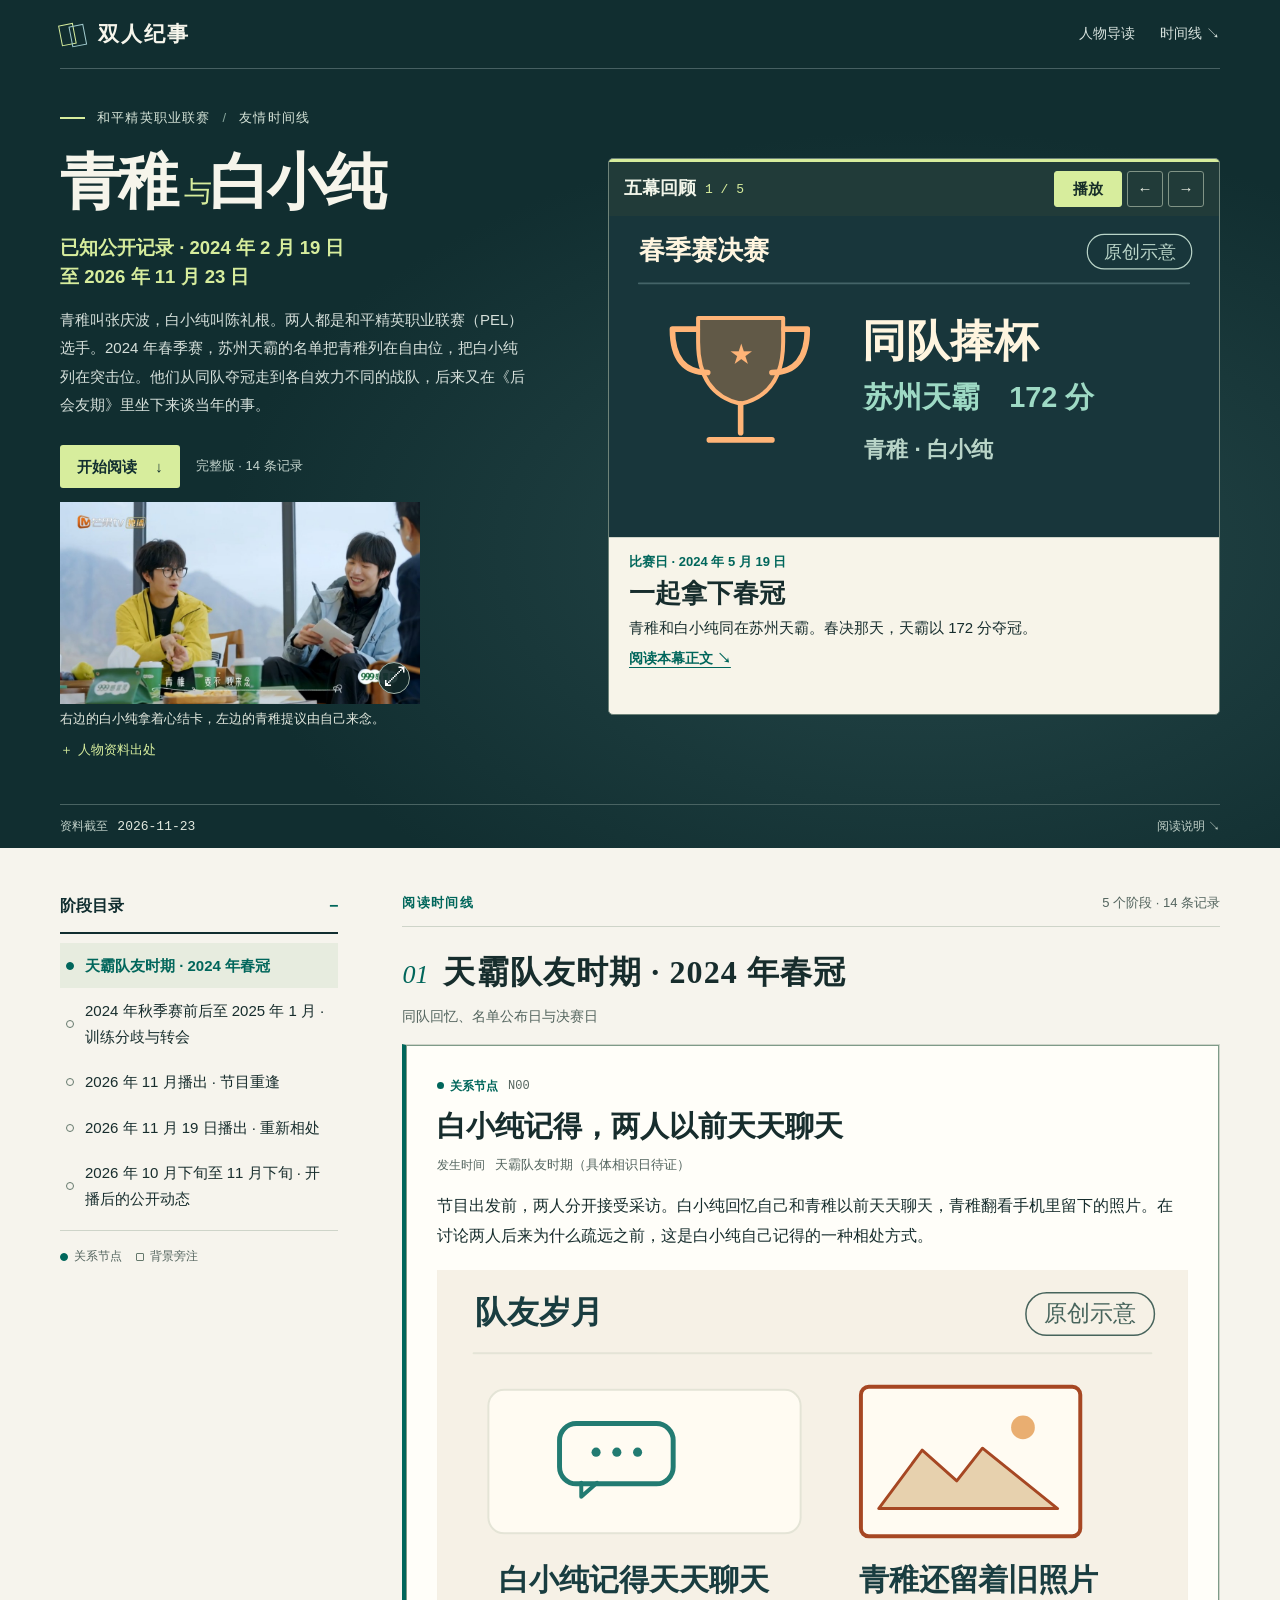
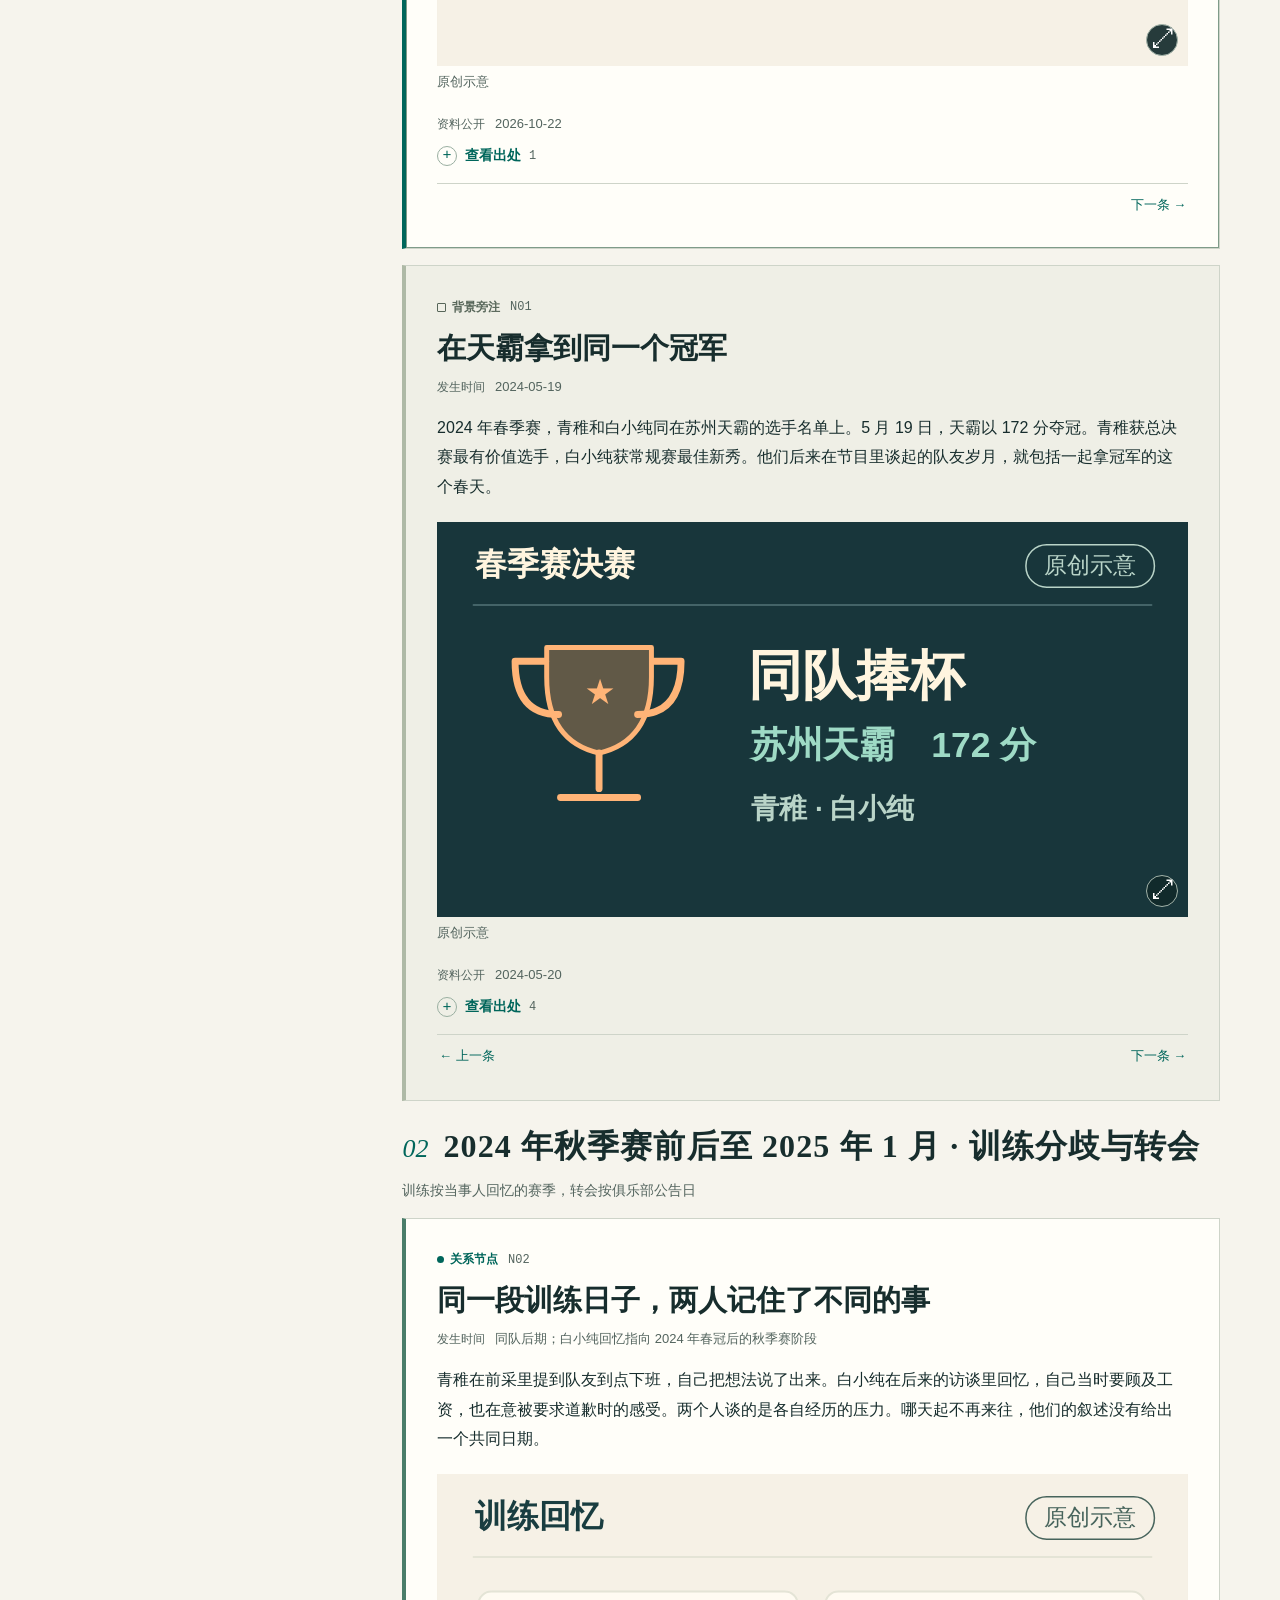
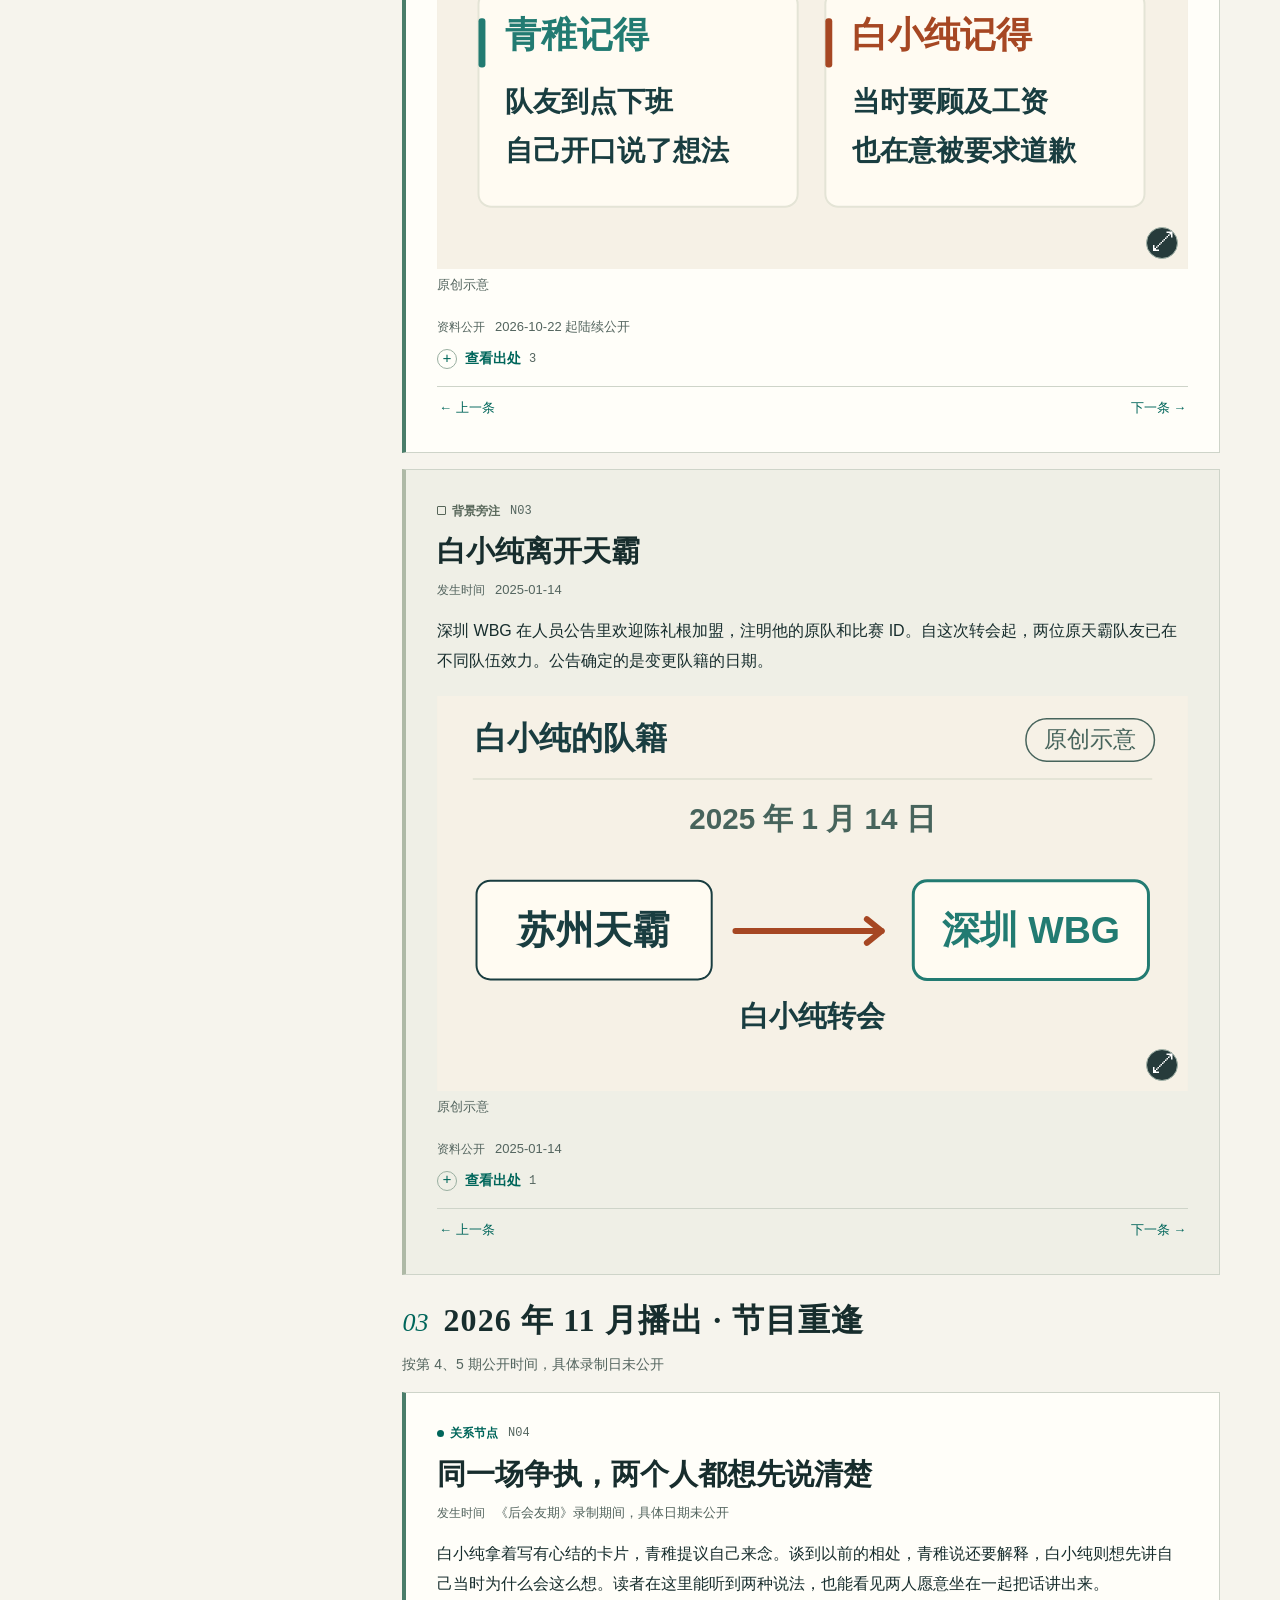
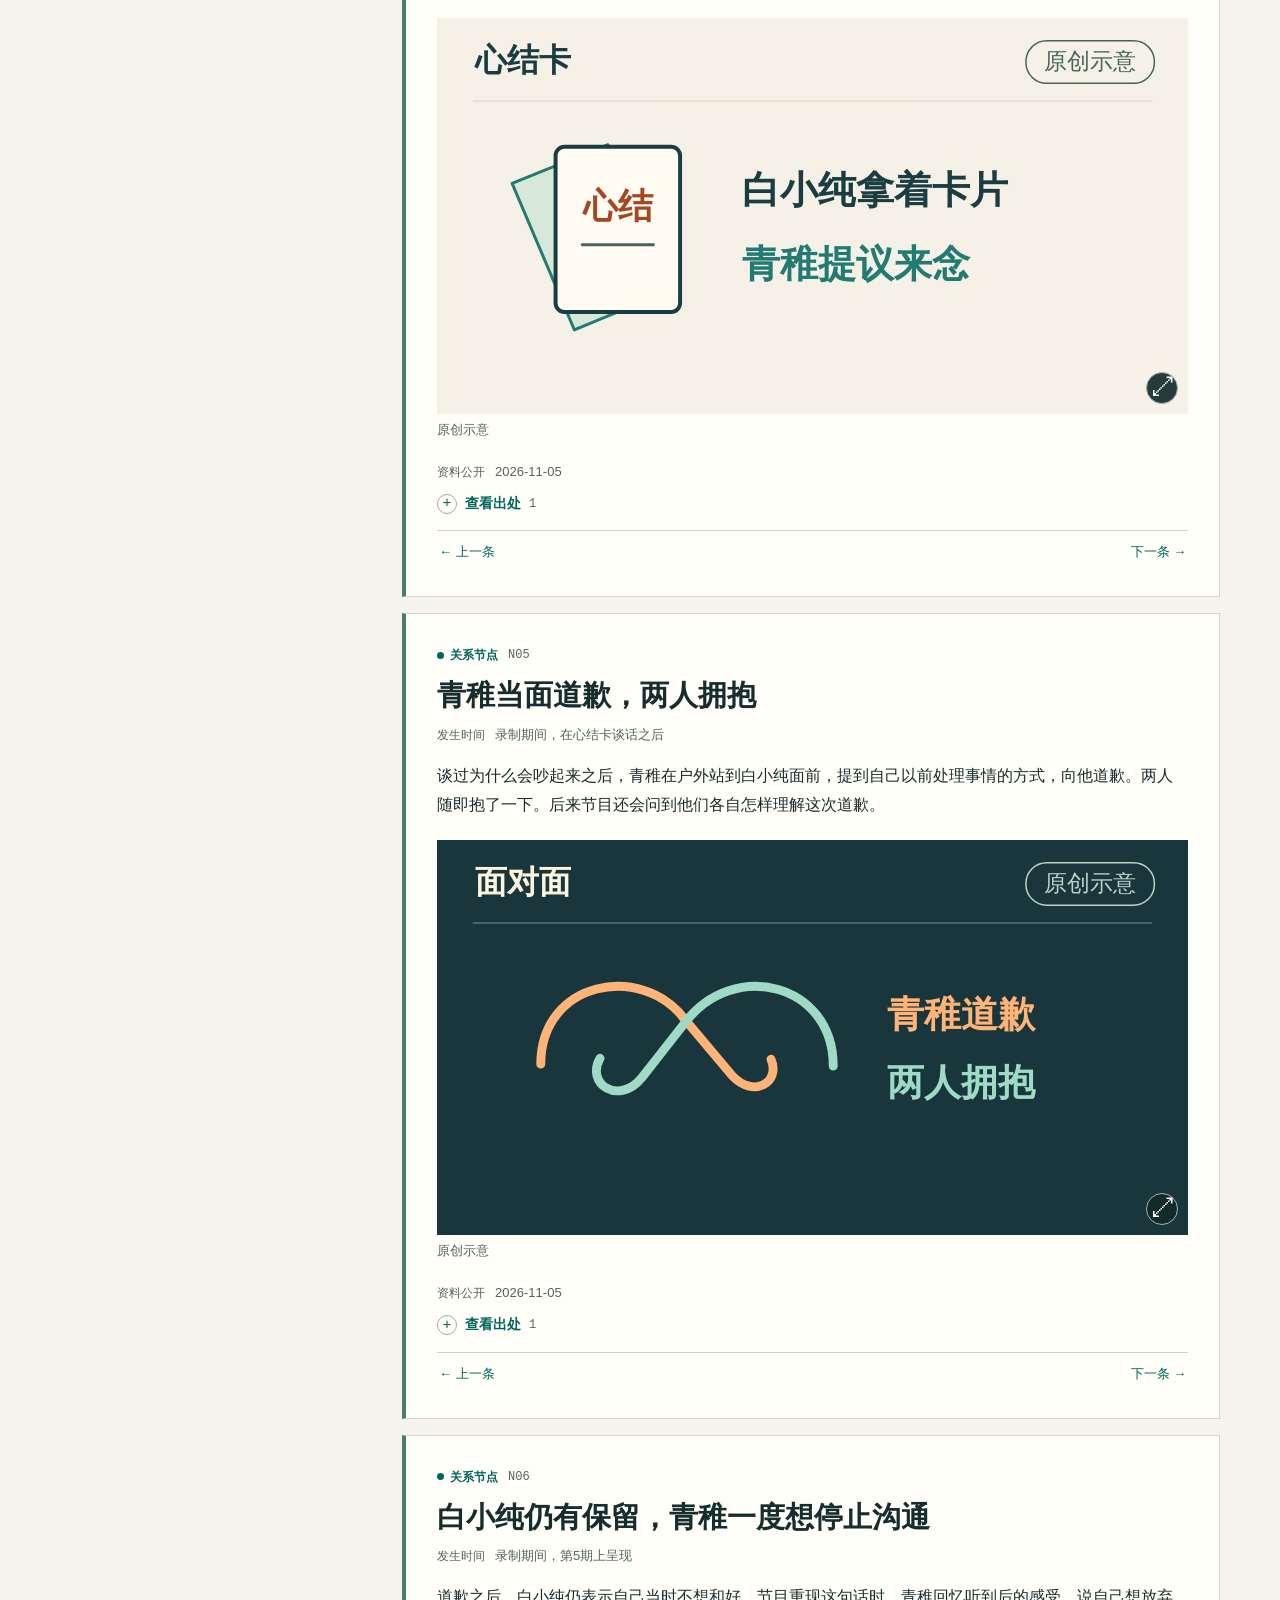
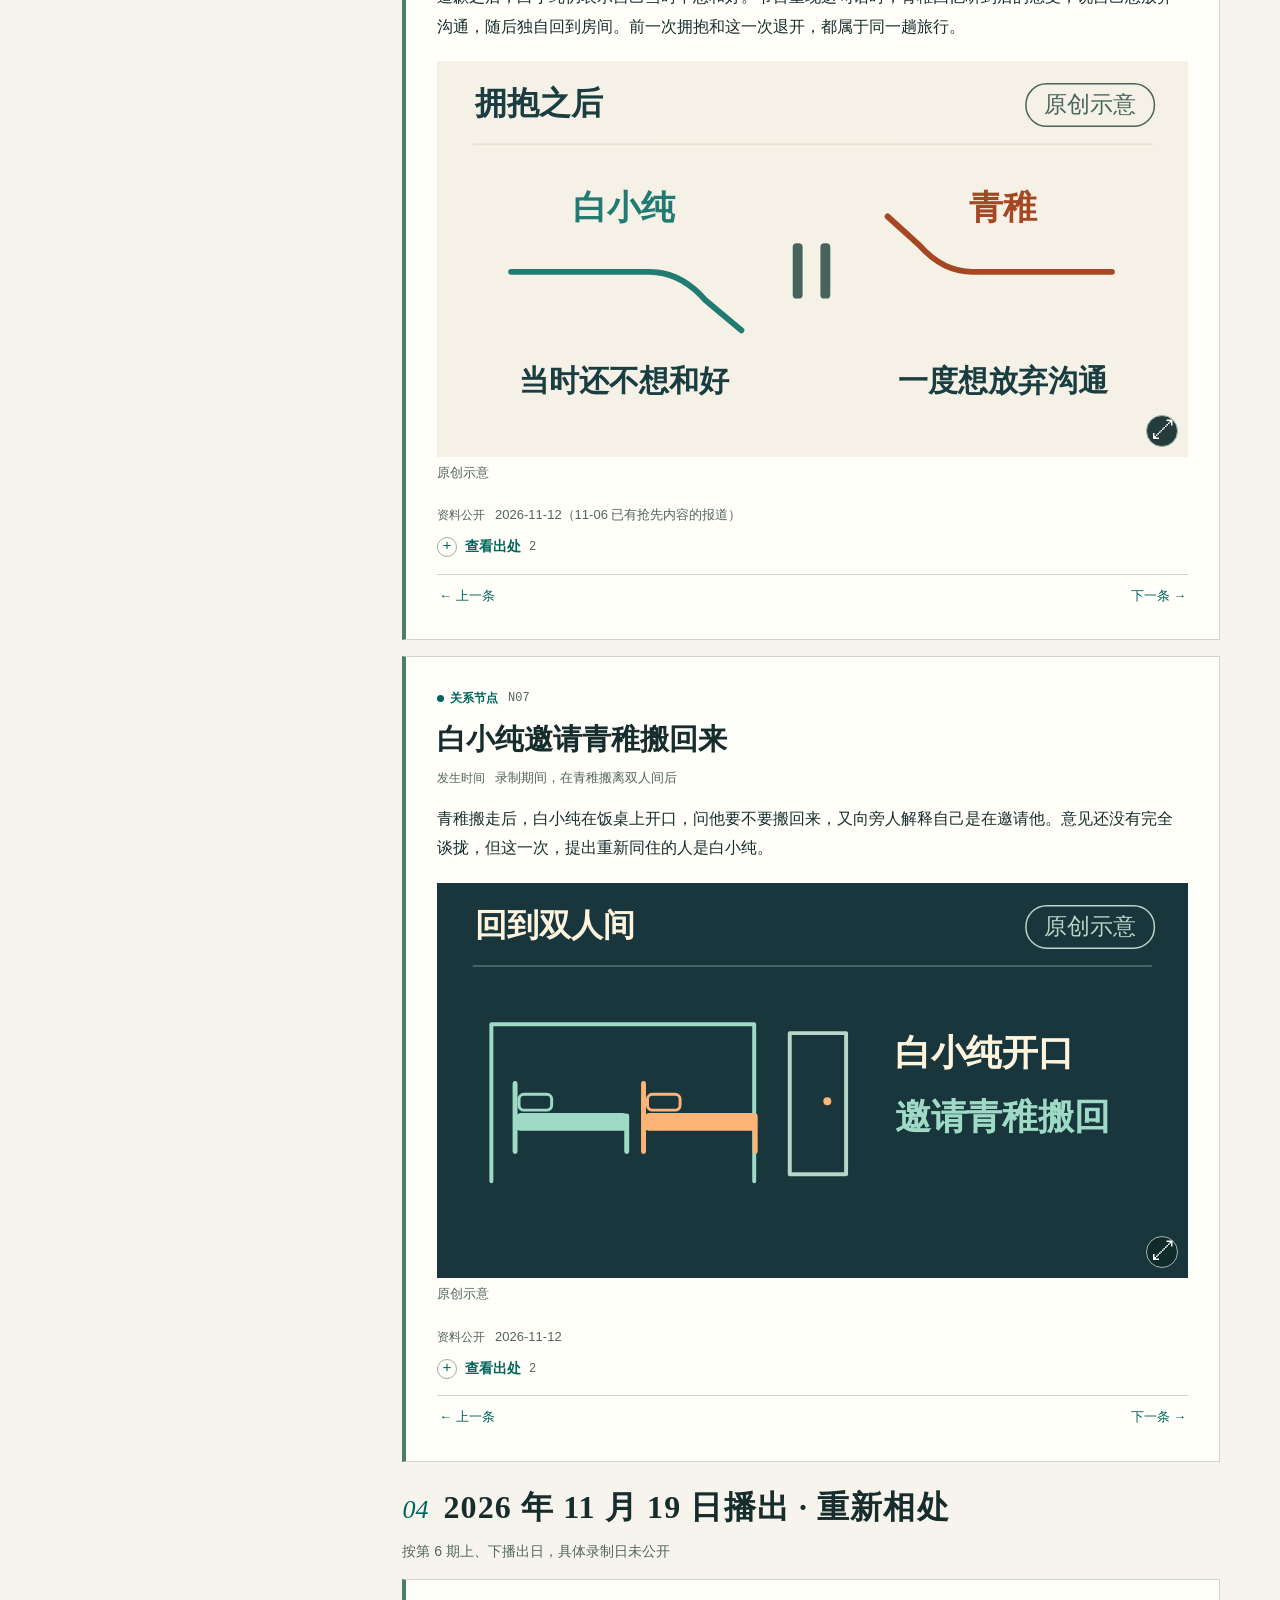
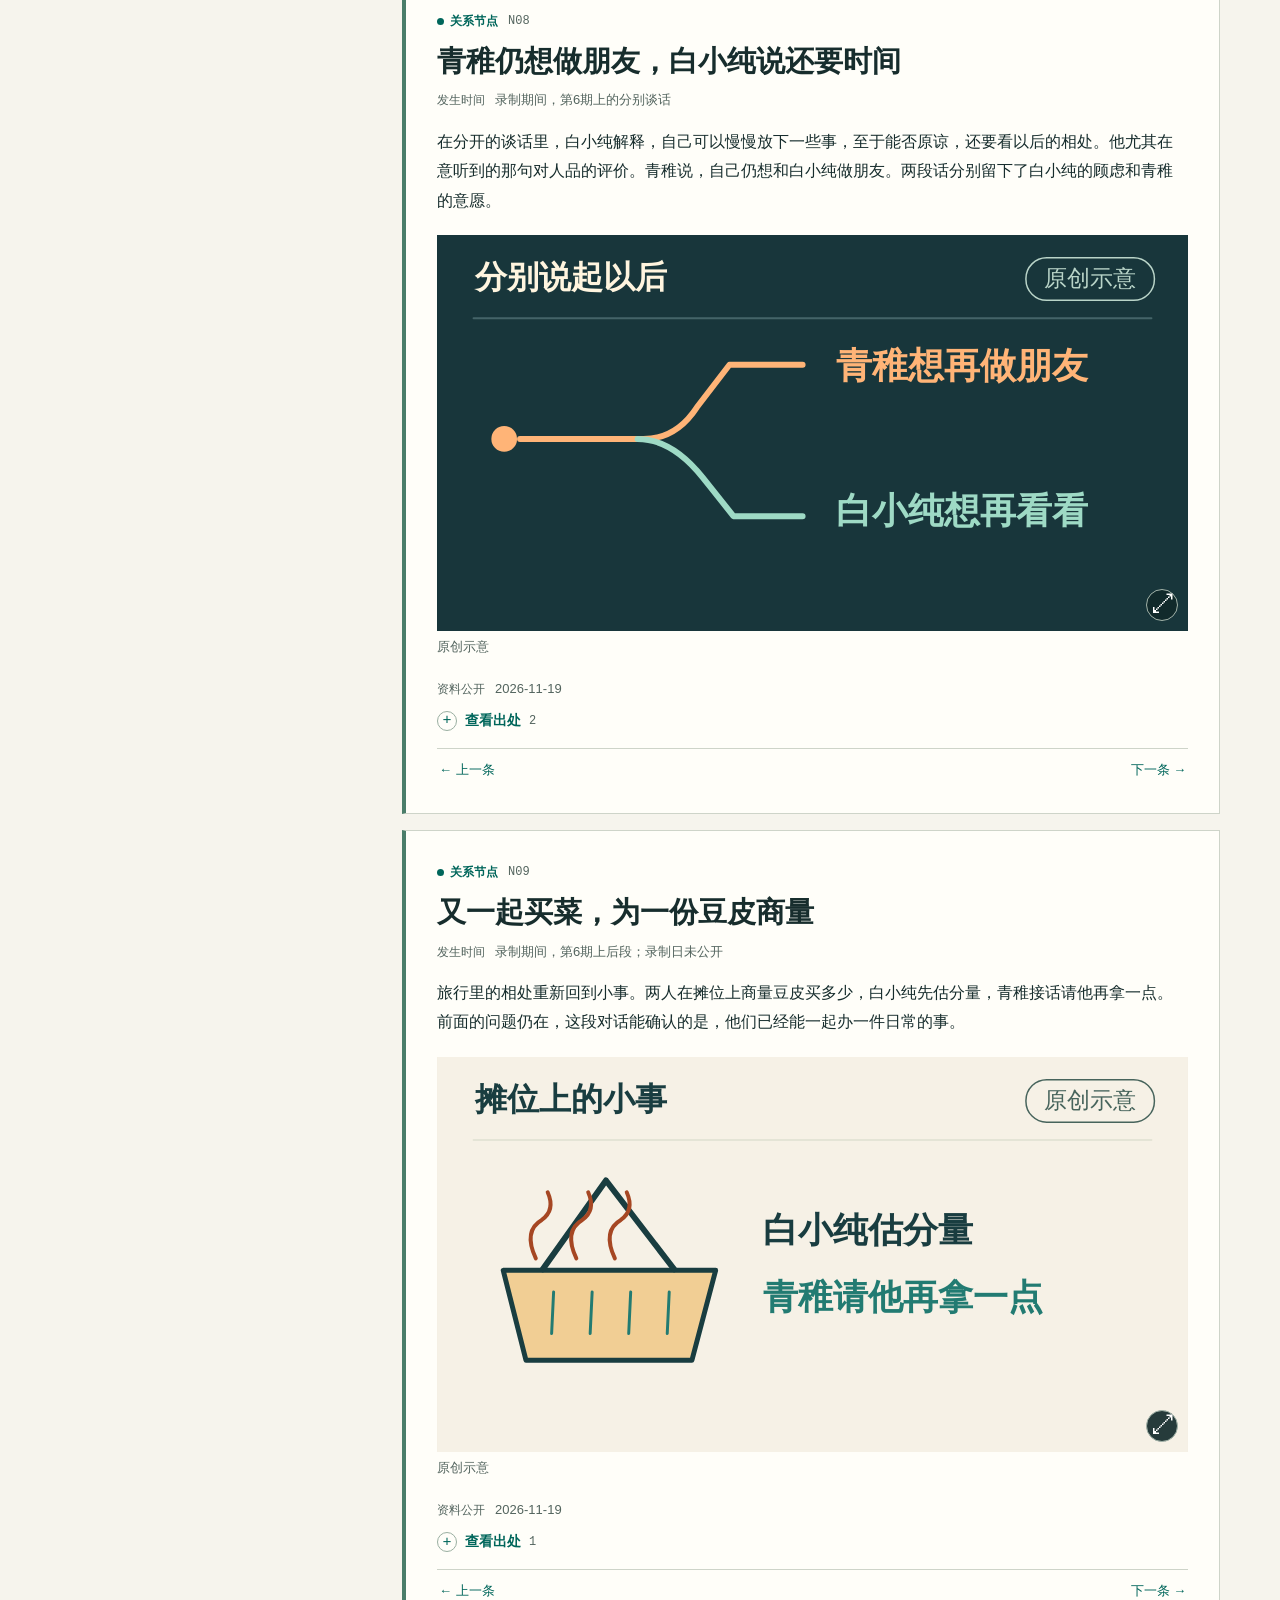
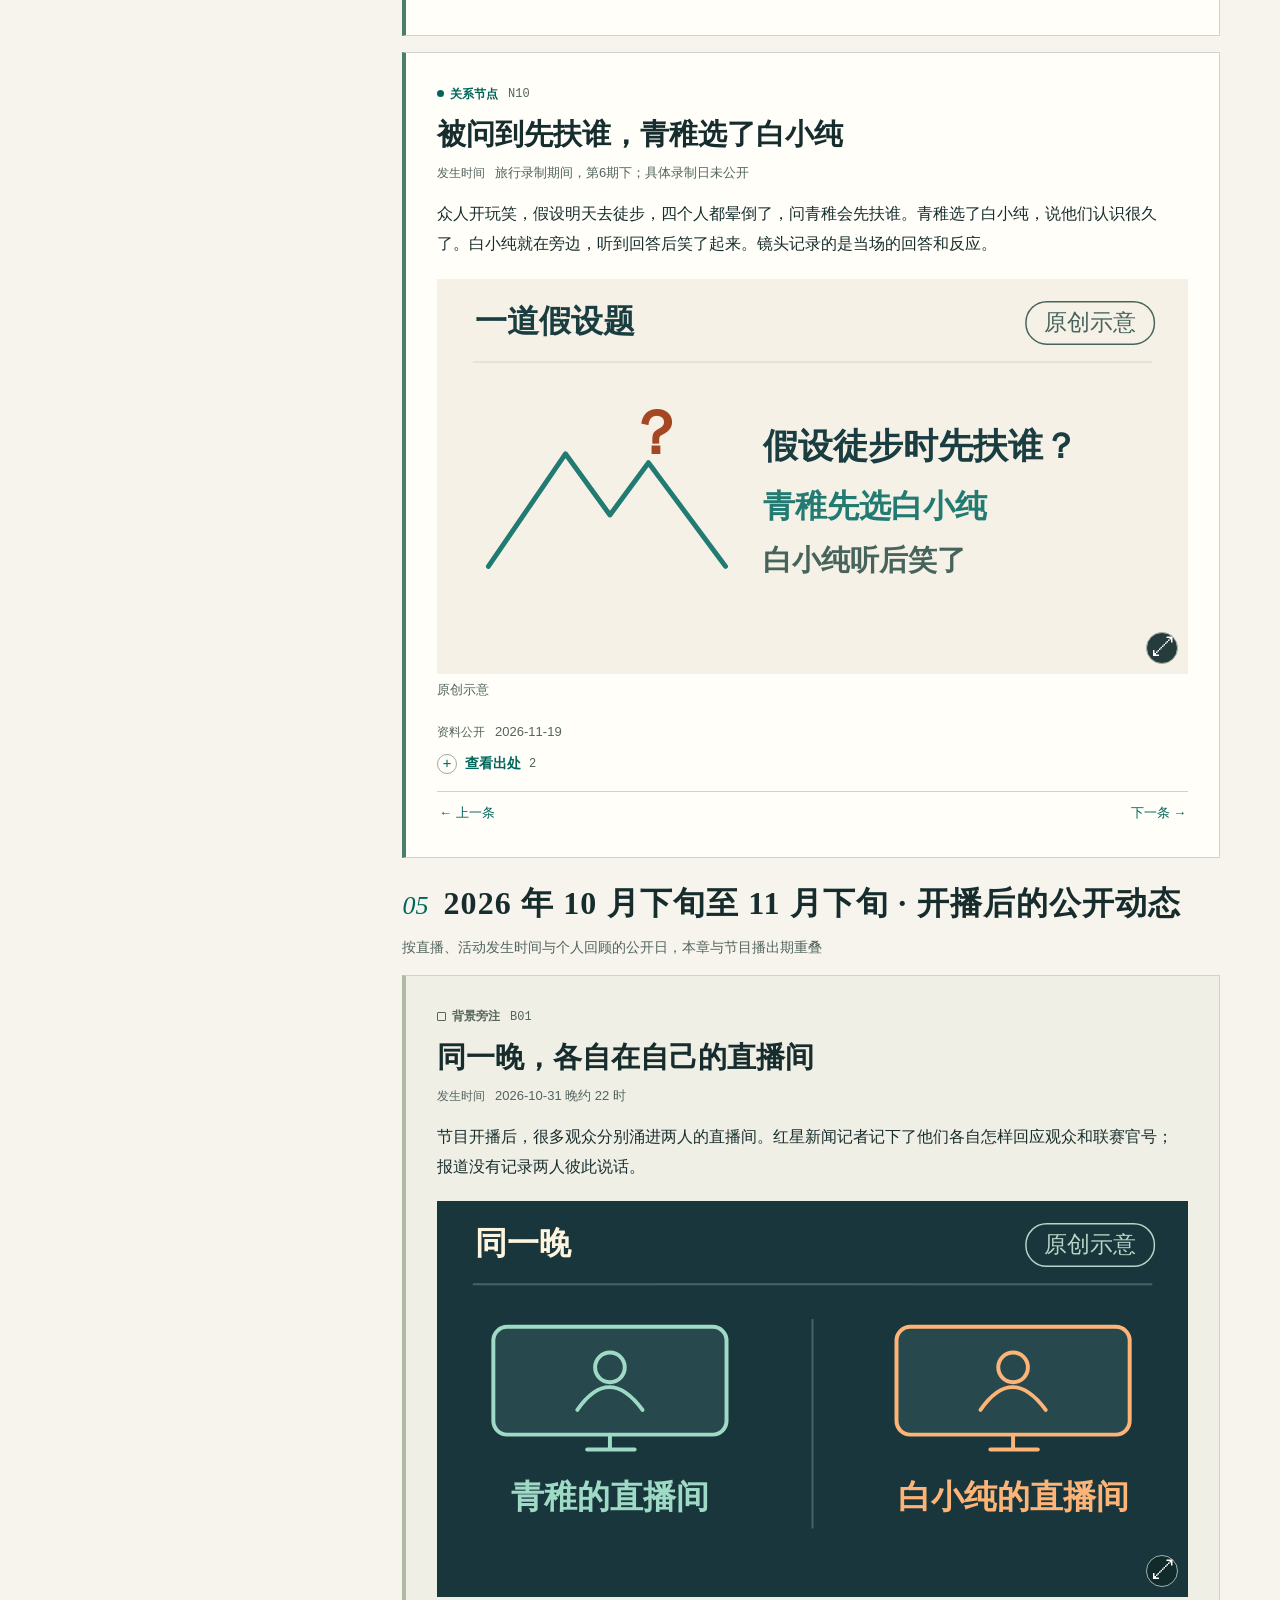
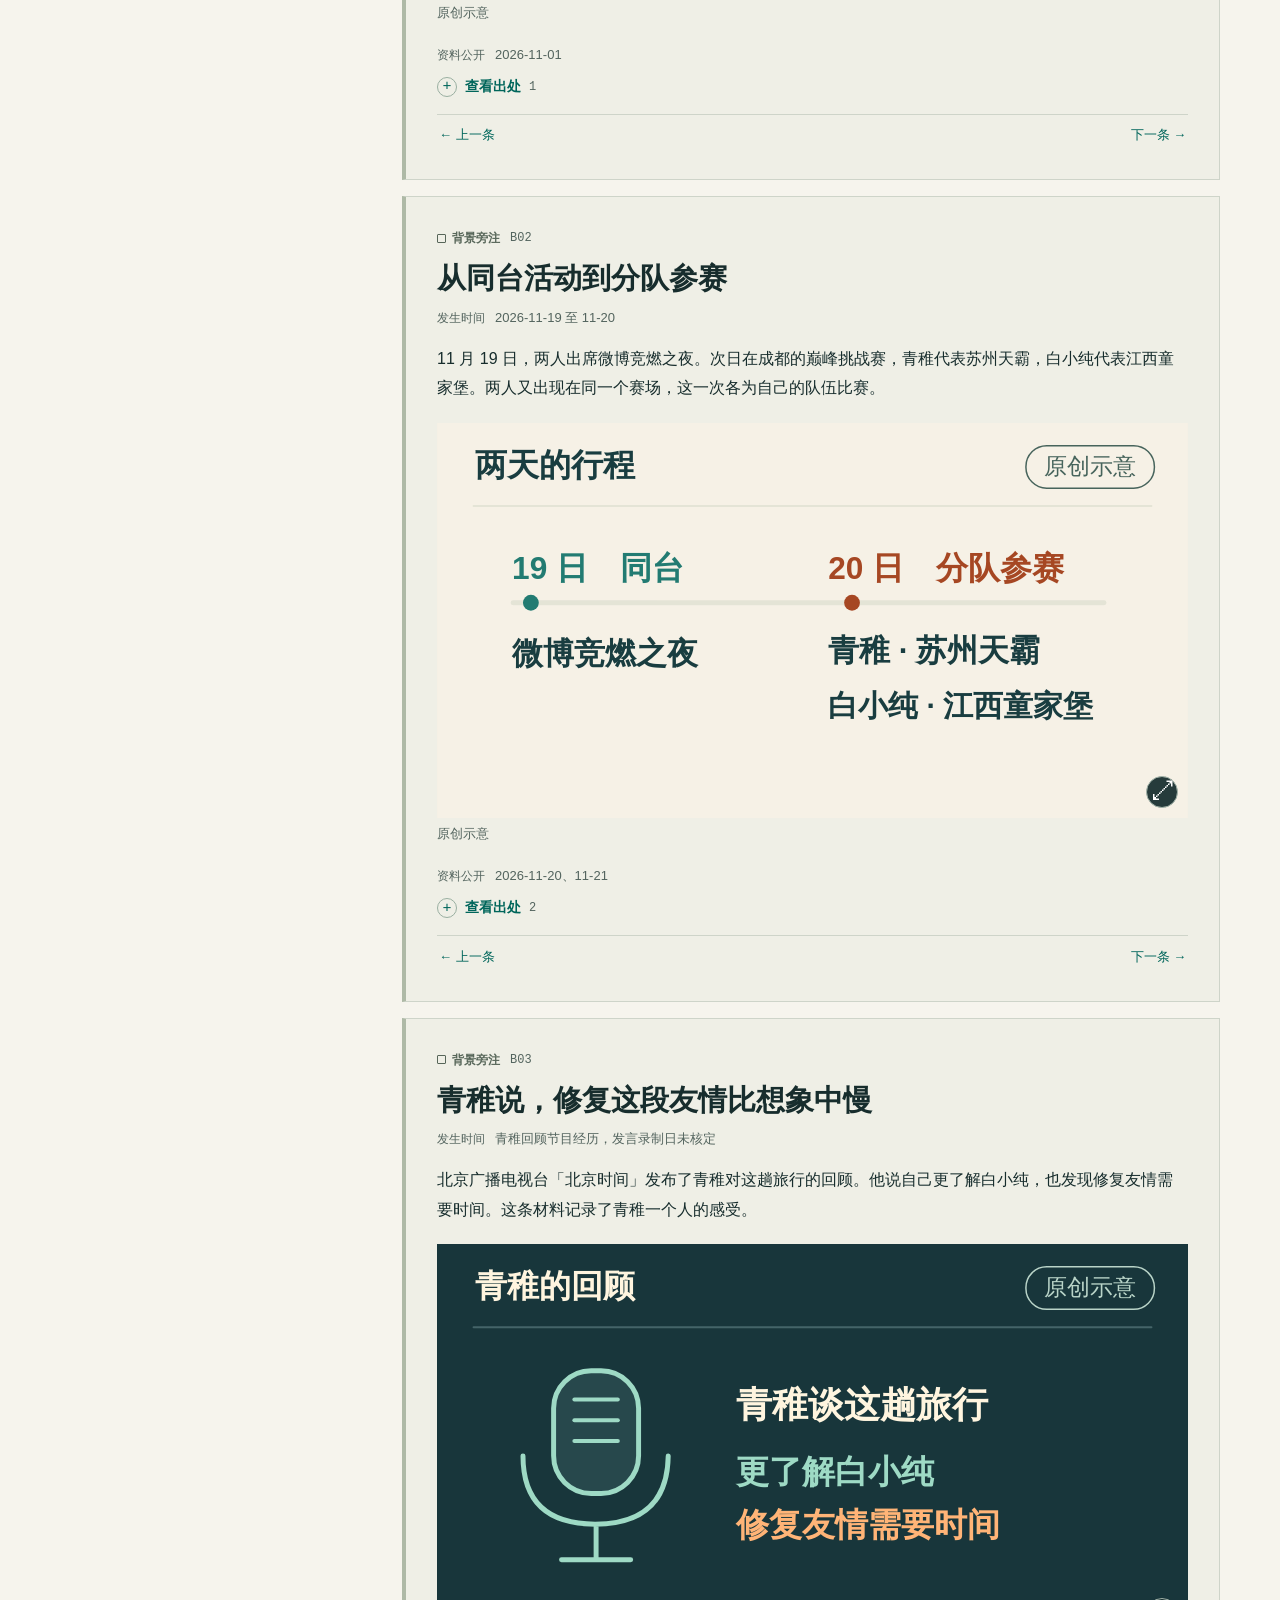
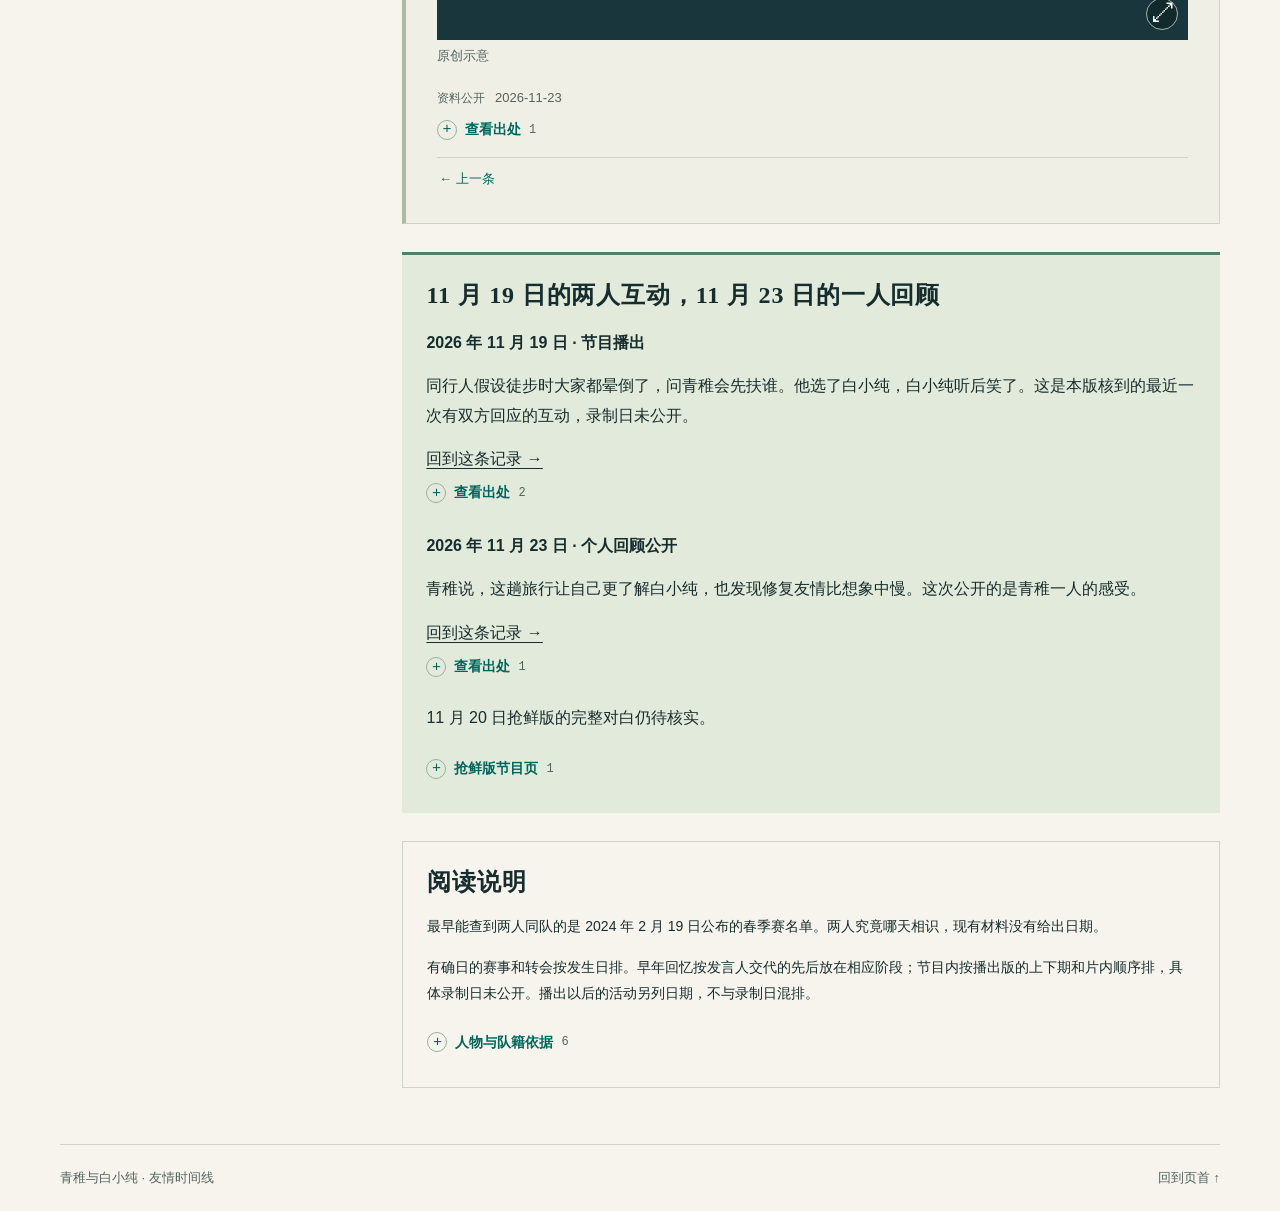
<file: index.html>
<!doctype html>
<html lang="zh-CN">
<head>
<meta charset="utf-8">
<meta name="viewport" content="width=device-width,initial-scale=1">
<meta name="color-scheme" content="light">
<title>青稚与白小纯 · 友情时间线（完整版）</title>
<style>:root {
  --paper: #f6f4ed;
  --ink: #172d2d;
  --muted: #53645e;
  --pine: #112e30;
  --teal: #00665b;
  --lime: #d7ed9d;
  --line: #ced4c9;
  --mono: "Cascadia Mono", Consolas, "Microsoft YaHei", monospace;
  --serif: "STSong", "Songti SC", "Noto Serif CJK SC", SimSun, serif;
}
* {box-sizing: border-box}
body {margin: 0; background: var(--paper); color: var(--ink); font: 16px/1.7 "Source Sans 3","Microsoft YaHei","PingFang SC",sans-serif; overflow-wrap: anywhere}
a {color: inherit; text-decoration-thickness: 1px; text-underline-offset: .25em}
button, summary {font: inherit; color: inherit; cursor: pointer}
button {border: 0}
button:focus-visible, a:focus-visible, summary:focus-visible {outline: 3px solid #bd7026; outline-offset: 4px}
.cover :focus-visible, dialog :focus-visible {outline-color: #f6d678}
p, h1, h2, h3, figure {margin: 0}
.wrap {width: min(1160px, calc(100% - 96px)); margin-inline: auto}
.skip {position: fixed; z-index: 10; left: 12px; top: -70px; padding: 10px; background: white}
.skip:focus {top: 8px}
.cover {color: #f6f5eb; background: radial-gradient(ellipse at 72% 65%,#254749 0%,transparent 54%),var(--pine)}
.mast, .cover-foot, .foot, .stream-label, .source-head, .neighbours, .dialog-head, .start, .eyebrow, .node-meta {display: flex; align-items: center}
.mast, .cover-foot, .foot, .stream-label, .dialog-head {justify-content: space-between}
.mast {min-height: 69px; border-bottom: 1px solid #476062}
.mast a, .cover-foot a, .brand, .start a, .neighbours a, .foot a, .ending>a {text-decoration: none}
.brand {display: inline-flex; align-items: center; gap: 12px; font: 700 21px var(--serif); letter-spacing: .1em}
.brand-icon {position: relative; display: block; width: 26px; height: 25px; transform: rotate(-11deg)}
.brand-icon i {position: absolute; width: 15px; height: 21px; border: 1.7px solid var(--lime); left: 0; top: 1px}
.brand-icon i+i {left: 10px; top: 4px; border-color: #a2cbcf}
.mast nav {display: flex; align-items: center; gap: 25px; font-size: 14px; color: #d7e2dd}
.mast nav a, .cover-foot a {padding-block: 8px}
a:hover {text-decoration: underline}
.hero {display: grid; grid-template-columns: minmax(0,.87fr) minmax(0,1.13fr); gap: clamp(36px,6vw,86px); align-items: center; padding-block: clamp(42px,5vw,76px)}
.eyebrow {gap: 12px; color: #d7e5d9; font-size: 13px; letter-spacing: .09em}
.eyebrow>span {width: 25px; height: 2px; background: var(--lime)}
.eyebrow i {color: #87a69c; font-style: normal}
h1 {margin: 22px 0 20px; font: 700 clamp(66px,6.2vw,86px)/1.02 var(--serif); letter-spacing: -.045em}
h1 .and {font-size: .45em; color: var(--lime); margin-left: .27em; vertical-align: .1em; font-weight: 400}
.second-name {display: block; margin-top: 8px}
.intro {font-size: 15px; color: #d6e0db; line-height: 1.9; max-width: 31em}
.start {gap: 16px; margin-top: 25px; font-size: 13px; color: #c4d4cd}
.start a {background: var(--lime); color: var(--pine); font-weight: bold; padding: 9px 17px; border-radius: 3px; font-size: 15px}
.start a:hover {background: #e7f8c0}
.start a span {margin-left: 14px}
.years {font-size:clamp(17px,1.45vw,22px); line-height:1.55; color:var(--lime); font-weight:650; margin:0 0 14px; text-wrap:balance}
.years time {white-space:nowrap}
.hero:not(:has(.reel)) {display:block}
.hero:not(:has(.reel)) h1 .second-name {display:inline}
.hero:not(:has(.reel)) .intro {max-width:50em}
.hero-copy>.still {max-width:360px; margin:14px 0 5px}
@media (min-width:851px) {
  .hero:has(.portrait-source) {padding-block:clamp(28px,3vw,48px)}
  .hero:has(.portrait-source) h1 {font-size:clamp(51px,4.8vw,70px)}
  .hero:has(.portrait-source) .second-name {display:inline}
}
.hero-copy>.still figcaption {color:#e3e9df; line-height:1.6}
.portrait-source {font-size:13px; color:#d6e0db}
.portrait-source summary {display:inline-block; color:var(--lime); padding:4px 0}
.portrait-source summary:before {content:"＋"; margin-right:.35em}
.portrait-source[open] summary:before {content:"−"}
.portrait-source p {margin:4px 0}
.reel {min-width:0; overflow:hidden; border:1px solid #6e8379; border-radius:5px; color:var(--ink); background:#f7f4e9}
.reel header {display:flex; align-items:center; gap:9px; padding:9px 15px; color:#f1f5e9; background:#213b39; border-top:3px solid var(--lime)}
.reel h2 {font:650 18px/1.3 var(--serif)}
.counter {font:13px var(--mono); white-space:nowrap; color:var(--lime)}
.controls {margin-left:auto; display:flex; gap:5px}
.controls button {min-width:36px; padding:5px 8px; background:transparent; color:inherit; border:1px solid #819486; border-radius:3px; font-size:15px; line-height:1.6}
.controls .play {min-width:68px; background:var(--lime); border-color:var(--lime); color:#172e29; font-weight:650}
.controls button:hover {box-shadow:inset 0 0 0 2px #91a78d}
.slides {display:grid}
.slide,.slide[hidden] {grid-area:1/1; display:block; min-width:0}
.slide[hidden] {visibility:hidden; pointer-events:none}
.slide-copy {padding:13px 20px 17px; border-top:1px solid var(--line)}
.frame-time {color:var(--teal); font-size:13px; font-weight:650}
.slide h3 {font:700 clamp(22px,2vw,30px)/1.4 var(--serif); margin:3px 0}
.slide-copy>p:not(.frame-time) {font-size:15px; line-height:1.7}
.frame-links {display:flex; flex-wrap:wrap; gap:3px 16px; margin-top:7px; color:var(--teal); font-size:14px; font-weight:600}
.slide .still figcaption {position:absolute; width:1px; height:1px; padding:0; overflow:hidden; clip-path:inset(50%)}
.still .enlarge {position: relative; display: block; padding: 0; width: 100%; background: #193336; cursor: zoom-in}
.still img, dialog img {display: block; width: 100%; height: auto}
.zoom-mark {position: absolute; bottom: 10px; right: 10px; display: grid; width: 32px; height: 32px; place-items: center; background: #10292ae8; color: #fff; font: 24px/1 sans-serif; border: 1px solid #a2b3a9; border-radius: 50%}
.cover-foot {color:#c1d1c9}
.cover-foot {border-top: 1px solid #496362; min-height: 44px; font-size: 12px}
.cover-foot time {margin-left: 6px; font: 13px var(--mono); color: #e2e9df}
.layout {display: grid; grid-template-columns: minmax(200px,24%) minmax(0,1fr); gap: clamp(36px,5vw,72px); padding-block: 44px 56px; align-items: start}
.rail {position: sticky; top: 24px}
.toc>summary {list-style: none; font-weight: 700; font-size: 16px; color: var(--pine); padding-bottom: 13px; border-bottom: 2px solid var(--pine)}
summary::-webkit-details-marker {display:none}
.toc>summary::after {content: "−"; float: right; color: var(--teal)}
.toc:not([open])>summary::after {content: "+"}
.mobile-stage {display: none}
.toc nav {padding-block: 9px; border-bottom: 1px solid var(--line)}
.toc a {display: flex; align-items: center; gap: 11px; padding: 10px 6px; text-decoration: none; font-size: 15px}
.toc a:hover, .toc a[aria-current] {color: var(--teal); background: #e7ecdf}
.toc a[aria-current] {font-weight: bold}
.toc a small {margin-left: auto; font: 12px var(--mono); color: var(--muted)}
.nav-dot, .key-dot, .key-square {display: inline-block; width: 8px; height: 8px; border: 1px solid #64786c; border-radius: 50%}
.nav-dot {flex:none}
.toc a[aria-current] .nav-dot, .key-dot {background: var(--teal); border-color: var(--teal)}
.rail-meta {margin-top: 15px; display: flex; align-items: center; gap: 6px; color: var(--muted); font-size: 12px}
.key-square {border-radius: 1px; margin-left: 8px}
.stream-label {padding-bottom: 12px; border-bottom: 1px solid var(--line); font-size: 13px; color: var(--muted)}
.stream-label>span:first-child {color: var(--teal); font-weight: bold; letter-spacing: .1em}
.chapter header {display: flex; align-items: baseline; gap: 15px; margin-block: 24px 20px}
.time-basis {margin:-9px 0 15px; color:var(--muted); font-size:14px}
.chapter-num {flex:none; color:var(--teal); font:italic 26px/1 Georgia,serif}
.chapter h2, .ending h2, .reading-notes h2 {font: 700 32px/1.35 var(--serif); letter-spacing: .035em}
.node {position: relative; background: #fffef9; margin: 0 0 16px; padding: clamp(19px,2.4vw,34px); border: 1px solid var(--line); border-left: 4px solid #4a7d6a; scroll-margin: 20px}
.node.context {background: #efefe6; border-left: 4px solid #aeb9a6}
.node.active {border-left-color: var(--teal); box-shadow: inset 0 0 0 1px #7f9b89}
.node:focus {outline: none}
.node:focus-visible {outline: 2px solid var(--teal); outline-offset: 2px}
.node-meta {gap: 10px; margin-bottom: 10px; font-size: 12px}
.kind {display:inline-flex; align-items:center; gap:6px; font-weight: bold; color: var(--teal)}
.kind:before {content:""; width:7px; height:7px; background:currentColor; border-radius:50%}
.context .kind {color:#576659}
.context .kind:before {background:transparent; border:1px solid currentColor; border-radius:1px}
.code,.total {font: 12px var(--mono); color: var(--muted)}
.node h3 {font: 700 clamp(22px,2.3vw,31px)/1.4 var(--serif)}
.event-time,.source-line {display:flex; flex-wrap:wrap; align-items:baseline; gap:3px 10px; font-size:13px; color:var(--muted)}
.event-time {margin-top: 7px}
.event-time>span,.source-line>span {font-size:12px}
.story-text,.ending p,.reading-notes>p {margin:15px 0; line-height:1.85}
.node .still {margin: 20px 0}
.still figcaption,dialog figcaption {font-size:13px; margin-top:5px}
.node .still {max-width:760px}
.node .still figcaption {color:var(--muted)}
.sources summary {display:flex; gap:8px; align-items:center; list-style:none; font-size:14px; font-weight:650; color:var(--teal); padding-block:9px}
.sources summary:before {content:"+"; display:inline-grid; place-items:center; width:18px; height:18px; border:1px solid #9aafa1; border-radius:50%; font:15px/1 var(--mono)}
.sources[open]>summary:before {content:"−"}
.records {border-top:1px solid var(--line); padding-block:8px; font-size:14px}
.records a,.ending>a {color:var(--teal)}
.source {padding:9px 0}
.source+.source {border-top:1px dotted #b6c1b4}
.source-head {align-items:baseline; gap:8px}
.source p,.source small {margin:4px 0; color:var(--muted)}
.source small {font-size:12px}
.clips {padding-left:20px; margin:4px 0 8px}
.clips b {font-family:var(--mono); color:var(--teal)}
.neighbours {border-top:1px solid var(--line); margin-top:6px; justify-content:space-between; min-height:35px}
.neighbours a {color:var(--teal); font-size:13px; padding:8px 2px 0}
.neighbours a.next {margin-left:auto}
.ending,.reading-notes {margin-top:28px; padding:24px; scroll-margin:20px}
.ending {background:#e2eadb; border-top:3px solid #537e69}
.ending h2,.reading-notes h2 {font-size:24px}
.ending h3 {margin-top:18px;font-size:16px}
.ending>a {font-weight:bold}
.reading-notes {border:1px solid var(--line); font-size:14px}
.foot {padding-block:22px; font-size:13px; color:var(--muted); border-top:1px solid var(--line)}
dialog {background:#112e30; color:#f6f5eb; padding:14px; width:min(1000px,95vw); max-width:95vw; max-height:92dvh; border:1px solid #6c8983; border-radius:4px; overflow:auto}
dialog::backdrop {background:#071918d9}
.dialog-head {gap:15px; margin-bottom:10px}
.dialog-head h2 {font:700 18px var(--serif)}
.dialog-head>div {flex:none}
.close {padding:6px 12px; border-radius:2px; color:var(--pine); background:var(--lime)}
.close span {font-size:18px; margin-left:5px}
.scale {background:transparent; color:#e5eae1; padding:6px 10px; font-size:14px; text-decoration:underline; text-underline-offset:.22em}
.pan {overflow:auto; max-height:65dvh; overscroll-behavior:contain}
dialog img {max-height:65dvh; object-fit:contain; background:#0a1d1e}
.pan.full-size img {width:auto; max-width:none; max-height:none}
@keyframes arrive {from {background-color:#dfebc8} to {}}
@media (prefers-reduced-motion:no-preference) {.node.arrived {animation:arrive .65s ease-out}}
@media(max-width:850px) {
  .wrap {width:calc(100% - 48px)}
  .hero {gap:26px}
  h1 {font-size:64px}
  .layout {grid-template-columns:155px minmax(0,1fr);gap:24px}
}
@media(max-width:680px) {
  .wrap {width:calc(100% - 34px)}
  .mast {min-height:52px}
  .brand {font-size:18px;gap:9px}
  .mast nav {gap:15px;font-size:13px}
  .hero {grid-template-columns:1fr;gap:20px;padding-block:25px 18px}
  .eyebrow {font-size:12px;gap:8px}
  h1 {font-size:clamp(43px,10vw,63px);line-height:1.2;margin:13px 0 10px;letter-spacing:-.055em}
  .second-name {display:inline;margin:0}
  h1 .and {margin-inline:.25em}
  .intro {font-size:14px;line-height:1.75;max-width:none}
  .start {margin-top:16px}
  .start a {padding:7px 14px}
  .reel header {padding:7px 9px; gap:7px}
  .slide-copy {padding:9px 13px 12px}
  .years {font-size:16px; margin-bottom:8px}
  .cover-foot {min-height:38px}
  .layout {display:block;padding-block:0 24px}
  .rail {top:0;z-index:2;background:var(--paper); padding-top:5px}
  .toc>summary {display:flex;align-items:center;gap:9px;min-height:43px;padding:5px 3px;cursor:pointer}
  .toc>summary::after {margin-left:auto}
  .mobile-stage {display:inline;color:var(--teal);font-size:12px;font-weight:normal}
  .toc nav {max-height:45dvh;overflow:auto}
  .rail-meta {display:none}
  .stream-label {padding-block:18px 8px}
  .chapter header {margin:17px 0 13px}
  .chapter h2 {font-size:26px}
  .chapter-num {font-size:21px}
  .node,.reading-notes {scroll-margin-top:62px}
  .node {padding:17px;margin-bottom:12px}
  .story-text {font-size:15px}
  .ending,.reading-notes {padding:17px}
  .foot {gap:10px;font-size:12px}
  dialog {width:100%; max-width:100%; padding:8px}
}
</style>
</head>
<body id="top">
<a class="skip" href="#N00">跳到时间线</a>
<div class="cover">
<header class="mast wrap">
  <a class="brand" href="#top"><span class="brand-icon" aria-hidden="true"><i></i><i></i></span>双人纪事</a>
  <nav aria-label="主导航"><a href="#intro">人物导读</a><a href="#timeline">时间线 <span aria-hidden="true">↘</span></a></nav>
</header>
<section class="hero wrap" id="intro" aria-label="人物导读">
  <div class="hero-copy">
    <p class="eyebrow"><span></span>和平精英职业联赛 <i>/</i> 友情时间线</p>
    <h1>青稚<span class="and">与</span><span class="second-name">白小纯</span></h1>
    <p class="years">已知公开记录 · <time>2024 年 2 月 19 日</time>至 <time>2026 年 11 月 23 日</time></p>
    <p class="intro">青稚叫张庆波，白小纯叫陈礼根。两人都是和平精英职业联赛（PEL）选手。2024 年春季赛，苏州天霸的名单把青稚列在自由位，把白小纯列在突击位。他们从同队夺冠走到各自效力不同的战队，后来又在《后会友期》里坐下来谈当年的事。</p>
    <div class="start"><a href="#N00">开始阅读 <span aria-hidden="true">↓</span></a><span>完整版 · 14 条记录</span></div>
<figure class="still" data-image="F01" data-title="左边穿黄色外套、戴黑框眼镜的是青稚，右边穿浅蓝外套的是白小纯。" data-kind="节目单帧"><button type="button" class="enlarge" aria-haspopup="dialog" aria-label="放大图片，左边穿黄色外套、戴黑框眼镜的是青稚，右边穿浅蓝外套的是白小纯。"><img src="[data-uri]" alt="左边穿黄色外套、戴黑框眼镜的是青稚，右边穿浅蓝外套的是白小纯。">
        <span class="zoom-mark" aria-hidden="true">⤢</span></button><figcaption>右边的白小纯拿着心结卡，左边的青稚提议由自己来念。</figcaption></figure><details class="portrait-source"><summary>人物资料出处</summary><p>芒果TV《后会友期》 · <a href="https://www.mgtv.com/b/914227/24771585.html" target="_blank" rel="noopener noreferrer">第 4 期（上）原片 <span aria-hidden="true">↗</span></a></p></details>
  </div>
<section class="reel" aria-label="五幕回顾" aria-roledescription="轮播">
    <header><h2>五幕回顾</h2><span class="counter" aria-live="off">1 / 5</span>
    <div class="controls"><button type="button" class="play" aria-pressed="false">播放</button>
    <button type="button" class="prev-frame" aria-label="上一幕">←</button><button type="button" class="next-frame" aria-label="下一幕">→</button></div></header>
    <div class="slides"><section class="slide" aria-label="第 1 幕" >
        <figure class="still" data-image="D-N01" data-title="一起拿下春冠" data-kind="原创示意"><img src="[data-uri]" alt="苏州天霸以 172 分夺冠，青稚和白小纯同在队中。"><figcaption>原创示意</figcaption></figure><div class="slide-copy"><p class="frame-time">比赛日 · 2024 年 5 月 19 日</p>
        <h3>一起拿下春冠</h3><p>青稚和白小纯同在苏州天霸。春决那天，天霸以 172 分夺冠。</p>
        <div class="frame-links"><a class="" href="#N01">阅读本幕正文 ↘</a></div></div></section><section class="slide" aria-label="第 2 幕" hidden>
        <figure class="still" data-image="D-N02" data-title="训练里的两种压力" data-kind="原创示意"><img src="[data-uri]" alt="两栏分别呈现青稚对训练时间、白小纯对工资与道歉的回忆。"><figcaption>原创示意</figcaption></figure><div class="slide-copy"><p class="frame-time">回忆所指 · 2024 年秋季赛前后</p>
        <h3>训练里的两种压力</h3><p>青稚记得队友到点下班。白小纯说，那时要顾及工资，也在意被要求道歉时的感受。</p>
        <div class="frame-links"><a class="" href="#N02">阅读本幕正文 ↘</a></div></div></section><section class="slide" aria-label="第 3 幕" hidden>
        <figure class="still" data-image="D-N03" data-title="白小纯转会" data-kind="原创示意"><img src="[data-uri]" alt="队籍箭头从苏州天霸指向深圳 WBG，转会的是白小纯。"><figcaption>原创示意</figcaption></figure><div class="slide-copy"><p class="frame-time">转会公告 · 2025 年 1 月 14 日</p>
        <h3>白小纯转会</h3><p>深圳 WBG 宣布白小纯从苏州天霸加盟。两位曾一起夺冠的队友，从此各为不同队伍效力。</p>
        <div class="frame-links"><a class="" href="#N03">阅读本幕正文 ↘</a></div></div></section><section class="slide" aria-label="第 4 幕" hidden>
        <figure class="still" data-image="D-N05" data-title="一句道歉，一个拥抱" data-kind="原创示意"><img src="[data-uri]" alt="青稚向白小纯道歉，两人随后拥抱。"><figcaption>原创示意</figcaption></figure><div class="slide-copy"><p class="frame-time">节目播出 · 2026 年 11 月 5 日</p>
        <h3>一句道歉，一个拥抱</h3><p>青稚为自己从前处理事情的方式向白小纯道歉。两人随后抱了一下。</p>
        <div class="frame-links"><a class="" href="#N05">阅读本幕正文 ↘</a></div></div></section><section class="slide" aria-label="第 5 幕" hidden>
        <figure class="still" data-image="D-N08" data-title="再做朋友，各有期待" data-kind="原创示意"><img src="[data-uri]" alt="青稚想再做朋友，白小纯想看今后的相处。"><figcaption>原创示意</figcaption></figure><div class="slide-copy"><p class="frame-time">节目播出 · 2026 年 11 月 19 日</p>
        <h3>再做朋友，各有期待</h3><p>青稚说还想做朋友。白小纯说，有些事可以慢慢放下，能否原谅要看今后怎样相处。</p>
        <div class="frame-links"><a class="" href="#N08">阅读本幕正文 ↘</a><a class="" href="#N09">继续读两人一起买菜 →</a></div></div></section></div></section>
</section>
<div class="cover-foot wrap"><span>资料截至 <time>2026-11-23</time></span><a href="#reading-notes">阅读说明 <span aria-hidden="true">↘</span></a></div>
</div>
<main class="layout wrap" id="timeline">
  <aside class="rail" aria-label="阅读导航">
    <details class="toc" open>
      <summary><span>阶段目录</span><span class="mobile-stage"></span></summary>
      <nav aria-label="阶段跳转"><a href="#N00" data-nav-stage="同队"><span class="nav-dot"></span><span>天霸队友时期 · 2024 年春冠</span></a><a href="#N02" data-nav-stage="疏远与转会"><span class="nav-dot"></span><span>2024 年秋季赛前后至 2025 年 1 月 · 训练分歧与转会</span></a><a href="#N04" data-nav-stage="节目重逢"><span class="nav-dot"></span><span>2026 年 11 月播出 · 节目重逢</span></a><a href="#N08" data-nav-stage="重新相处"><span class="nav-dot"></span><span>2026 年 11 月 19 日播出 · 重新相处</span></a><a href="#B01" data-nav-stage="播出之后"><span class="nav-dot"></span><span>2026 年 10 月下旬至 11 月下旬 · 开播后的公开动态</span></a></nav>
    </details>
    <div class="rail-meta"><span class="key-dot"></span>关系节点 <span class="key-square"></span>背景旁注</div>
  </aside>
  <div class="stream" role="region" aria-label="时间线正文">
    <div class="stream-label"><span>阅读时间线</span><span>5 个阶段 · 14 条记录</span></div>
    <section class="chapter"><header><span class="chapter-num">01</span><h2>天霸队友时期 · 2024 年春冠</h2></header>
        <p class="time-basis">同队回忆、名单公布日与决赛日</p><article id="N00" class="node story" tabindex="-1" data-stage="同队">
    <div class="node-meta"><span class="kind">关系节点</span><span class="code">N00</span></div>
    <h3>白小纯记得，两人以前天天聊天</h3><p class="event-time"><span>发生时间</span>天霸队友时期（具体相识日待证）</p>
    <p class="story-text">节目出发前，两人分开接受采访。白小纯回忆自己和青稚以前天天聊天，青稚翻看手机里留下的照片。在讨论两人后来为什么疏远之前，这是白小纯自己记得的一种相处方式。</p><figure class="still" data-image="D-N00" data-title="白小纯记得，两人以前天天聊天" data-kind="原创示意"><button type="button" class="enlarge" aria-haspopup="dialog" aria-label="放大图片，白小纯记得，两人以前天天聊天"><img src="[data-uri]" alt="白小纯回忆从前天天聊天，青稚翻看旧照片。">
        <span class="zoom-mark" aria-hidden="true">⤢</span></button><figcaption>原创示意</figcaption></figure>
    <div class="source-line"><span>资料公开</span> 2026-10-22</div><details class="sources"><summary>查看出处<span class="total">1</span></summary><div class="records"><div class="source" data-source="S06">
    <div class="source-head"><span class="code">S06</span><a href="https://www.mgtv.com/b/914227/24732565.html" target="_blank" rel="noopener noreferrer">第1期：再见朋友！出发前采 <span aria-hidden="true">↗</span></a></div>
    <p>芒果TV《后会友期》 · 2026-10-22</p><p class="seek-hint">打开此版本原片后，拖至以下时间</p><ul class="clips"><li data-start="5480" data-end="5555"><b>01:31:20–01:32:35</b> 两人分别回忆以前的相处</li><li data-start="5560" data-end="5580"><b>01:32:40–01:33:00</b> 青稚翻看旧照片</li></ul>
    <small>桌面网页未登录，广告后可播放。时间码从该版本节目画面起算。 资料复核于 2026-11-24。</small></div></div></details>
    <nav class="neighbours" aria-label="白小纯记得，两人以前天天聊天的前后节点"><a class="next" href="#N01">下一条 →</a></nav></article><article id="N01" class="node context" tabindex="-1" data-stage="同队">
    <div class="node-meta"><span class="kind">背景旁注</span><span class="code">N01</span></div>
    <h3>在天霸拿到同一个冠军</h3><p class="event-time"><span>发生时间</span>2024-05-19</p>
    <p class="story-text">2024 年春季赛，青稚和白小纯同在苏州天霸的选手名单上。5 月 19 日，天霸以 172 分夺冠。青稚获总决赛最有价值选手，白小纯获常规赛最佳新秀。他们后来在节目里谈起的队友岁月，就包括一起拿冠军的这个春天。</p><figure class="still" data-image="D-N01" data-title="在天霸拿到同一个冠军" data-kind="原创示意"><button type="button" class="enlarge" aria-haspopup="dialog" aria-label="放大图片，在天霸拿到同一个冠军"><img src="[data-uri]" alt="苏州天霸以 172 分夺冠，青稚和白小纯同在队中。">
        <span class="zoom-mark" aria-hidden="true">⤢</span></button><figcaption>原创示意</figcaption></figure>
    <div class="source-line"><span>资料公开</span> 2024-05-20</div><details class="sources"><summary>查看出处<span class="total">4</span></summary><div class="records"><div class="source" data-source="S01">
    <div class="source-head"><span class="code">S01</span><a href="https://www.thepaper.cn/newsDetail_forward_27440493" target="_blank" rel="noopener noreferrer">苏州TianbaPEL春季赛封王，赛制升级变革提升竞争力 <span aria-hidden="true">↗</span></a></div>
    <p>澎湃新闻记者 陈均 · 2024-05-20</p>
    <small>无需登录可读正文。 资料复核于 2026-11-24。</small></div><div class="source" data-source="S02">
    <div class="source-head"><span class="code">S02</span><a href="https://www.sina.cn/news/detail/5122733179142905.html" target="_blank" rel="noopener noreferrer">深圳WBG和平精英分部人员变动公告 <span aria-hidden="true">↗</span></a></div>
    <p>WBG 和平精英分部（俱乐部认证微博） · 2025-01-14</p>
    <small>无需登录可读正文。 资料复核于 2026-11-24。</small></div><div class="source" data-source="S03">
    <div class="source-head"><span class="code">S03</span><a href="https://www.sina.cn/news/detail/5317443874456293.html" target="_blank" rel="noopener noreferrer">2026和平精英澳门邀请赛丨青稚FMVP <span aria-hidden="true">↗</span></a></div>
    <p>天霸电子竞技俱乐部（认证微博） · 2026-07-05</p>
    <small>无需登录可读正文。 资料复核于 2026-11-24。</small></div><div class="source" data-source="S05">
    <div class="source-head"><span class="code">S05</span><a href="https://www.sina.cn/news/detail/5003144251835122.html" target="_blank" rel="noopener noreferrer">2024 PEL 春季赛大名单 <span aria-hidden="true">↗</span></a></div>
    <p>PEL和平精英职业联赛（认证微博） · 2024-02-19</p>
    <small>正文免登录；在第 3 张图放大看底部名单。 资料复核于 2026-11-24。</small></div></div></details>
    <nav class="neighbours" aria-label="在天霸拿到同一个冠军的前后节点"><a class="" href="#N00">← 上一条</a><a class="next" href="#N02">下一条 →</a></nav></article></section><section class="chapter"><header><span class="chapter-num">02</span><h2>2024 年秋季赛前后至 2025 年 1 月 · 训练分歧与转会</h2></header>
        <p class="time-basis">训练按当事人回忆的赛季，转会按俱乐部公告日</p><article id="N02" class="node story" tabindex="-1" data-stage="疏远与转会">
    <div class="node-meta"><span class="kind">关系节点</span><span class="code">N02</span></div>
    <h3>同一段训练日子，两人记住了不同的事</h3><p class="event-time"><span>发生时间</span>同队后期；白小纯回忆指向 2024 年春冠后的秋季赛阶段</p>
    <p class="story-text">青稚在前采里提到队友到点下班，自己把想法说了出来。白小纯在后来的访谈里回忆，自己当时要顾及工资，也在意被要求道歉时的感受。两个人谈的是各自经历的压力。哪天起不再来往，他们的叙述没有给出一个共同日期。</p><figure class="still" data-image="D-N02" data-title="同一段训练日子，两人记住了不同的事" data-kind="原创示意"><button type="button" class="enlarge" aria-haspopup="dialog" aria-label="放大图片，同一段训练日子，两人记住了不同的事"><img src="[data-uri]" alt="两栏分别呈现青稚对训练时间、白小纯对工资与道歉的回忆。">
        <span class="zoom-mark" aria-hidden="true">⤢</span></button><figcaption>原创示意</figcaption></figure>
    <div class="source-line"><span>资料公开</span> 2026-10-22 起陆续公开</div><details class="sources"><summary>查看出处<span class="total">3</span></summary><div class="records"><div class="source" data-source="S06">
    <div class="source-head"><span class="code">S06</span><a href="https://www.mgtv.com/b/914227/24732565.html" target="_blank" rel="noopener noreferrer">第1期：再见朋友！出发前采 <span aria-hidden="true">↗</span></a></div>
    <p>芒果TV《后会友期》 · 2026-10-22</p><p class="seek-hint">打开此版本原片后，拖至以下时间</p><ul class="clips"><li data-start="5620" data-end="5670"><b>01:33:40–01:34:30</b> 青稚谈当时怎样看待训练</li></ul>
    <small>桌面网页未登录，广告后可播放。时间码从该版本节目画面起算。 资料复核于 2026-11-24。</small></div><div class="source" data-source="S10">
    <div class="source-head"><span class="code">S10</span><a href="https://www.mgtv.com/b/914227/24803884.html" target="_blank" rel="noopener noreferrer">第6期（上）：厉娜许飞互相完成愿望清单 青稚白小纯谈成长经历落泪 <span aria-hidden="true">↗</span></a></div>
    <p>芒果TV《后会友期》 · 2026-11-19</p><p class="seek-hint">打开此版本原片后，拖至以下时间</p><ul class="clips"><li data-start="2244" data-end="2314"><b>37:24–38:34</b> 白小纯回忆工资与道歉</li></ul>
    <small>桌面网页未登录，广告后可播放。时间码从该版本节目画面起算。 资料复核于 2026-11-24。</small></div><div class="source" data-source="S17">
    <div class="source-head"><span class="code">S17</span><a href="https://www.thepaper.cn/newsDetail_forward_34420623" target="_blank" rel="noopener noreferrer">“青稚崩溃”热搜第一……（报道第5期前的抢先材料） <span aria-hidden="true">↗</span></a></div>
    <p>青岛新闻网澎湃号，责编润宇，文末列荆楚网等来源 · 2026-11-06</p>
    <small>无需登录可读正文。 资料复核于 2026-11-24。</small></div></div></details>
    <nav class="neighbours" aria-label="同一段训练日子，两人记住了不同的事的前后节点"><a class="" href="#N01">← 上一条</a><a class="next" href="#N03">下一条 →</a></nav></article><article id="N03" class="node context" tabindex="-1" data-stage="疏远与转会">
    <div class="node-meta"><span class="kind">背景旁注</span><span class="code">N03</span></div>
    <h3>白小纯离开天霸</h3><p class="event-time"><span>发生时间</span>2025-01-14</p>
    <p class="story-text">深圳 WBG 在人员公告里欢迎陈礼根加盟，注明他的原队和比赛 ID。自这次转会起，两位原天霸队友已在不同队伍效力。公告确定的是变更队籍的日期。</p><figure class="still" data-image="D-N03" data-title="白小纯离开天霸" data-kind="原创示意"><button type="button" class="enlarge" aria-haspopup="dialog" aria-label="放大图片，白小纯离开天霸"><img src="[data-uri]" alt="队籍箭头从苏州天霸指向深圳 WBG，转会的是白小纯。">
        <span class="zoom-mark" aria-hidden="true">⤢</span></button><figcaption>原创示意</figcaption></figure>
    <div class="source-line"><span>资料公开</span> 2025-01-14</div><details class="sources"><summary>查看出处<span class="total">1</span></summary><div class="records"><div class="source" data-source="S02">
    <div class="source-head"><span class="code">S02</span><a href="https://www.sina.cn/news/detail/5122733179142905.html" target="_blank" rel="noopener noreferrer">深圳WBG和平精英分部人员变动公告 <span aria-hidden="true">↗</span></a></div>
    <p>WBG 和平精英分部（俱乐部认证微博） · 2025-01-14</p>
    <small>无需登录可读正文。 资料复核于 2026-11-24。</small></div></div></details>
    <nav class="neighbours" aria-label="白小纯离开天霸的前后节点"><a class="" href="#N02">← 上一条</a><a class="next" href="#N04">下一条 →</a></nav></article></section><section class="chapter"><header><span class="chapter-num">03</span><h2>2026 年 11 月播出 · 节目重逢</h2></header>
        <p class="time-basis">按第 4、5 期公开时间，具体录制日未公开</p><article id="N04" class="node story" tabindex="-1" data-stage="节目重逢">
    <div class="node-meta"><span class="kind">关系节点</span><span class="code">N04</span></div>
    <h3>同一场争执，两个人都想先说清楚</h3><p class="event-time"><span>发生时间</span>《后会友期》录制期间，具体日期未公开</p>
    <p class="story-text">白小纯拿着写有心结的卡片，青稚提议自己来念。谈到以前的相处，青稚说还要解释，白小纯则想先讲自己当时为什么会这么想。读者在这里能听到两种说法，也能看见两人愿意坐在一起把话讲出来。</p><figure class="still" data-image="D-N04" data-title="同一场争执，两个人都想先说清楚" data-kind="原创示意"><button type="button" class="enlarge" aria-haspopup="dialog" aria-label="放大图片，同一场争执，两个人都想先说清楚"><img src="[data-uri]" alt="白小纯拿着心结卡，青稚提议由自己来念。">
        <span class="zoom-mark" aria-hidden="true">⤢</span></button><figcaption>原创示意</figcaption></figure>
    <div class="source-line"><span>资料公开</span> 2026-11-05</div><details class="sources"><summary>查看出处<span class="total">1</span></summary><div class="records"><div class="source" data-source="S04">
    <div class="source-head"><span class="code">S04</span><a href="https://www.mgtv.com/b/914227/24771585.html" target="_blank" rel="noopener noreferrer">后会友期 第4期（上）：青稚白小纯零帧起吵 马天宇追问张泉灵求单聊 <span aria-hidden="true">↗</span></a></div>
    <p>芒果TV《后会友期》 · 2026-11-05</p><p class="seek-hint">打开此版本原片后，拖至以下时间</p><ul class="clips"><li data-start="445" data-end="500"><b>07:25–08:20</b> 白小纯的心结卡</li><li data-start="548" data-end="640"><b>09:08–10:40</b> 两人轮流解释</li></ul>
    <small>桌面网页未登录，贴片广告后可播放和拖动时间轴。 资料复核于 2026-11-24。</small></div></div></details>
    <nav class="neighbours" aria-label="同一场争执，两个人都想先说清楚的前后节点"><a class="" href="#N03">← 上一条</a><a class="next" href="#N05">下一条 →</a></nav></article><article id="N05" class="node story" tabindex="-1" data-stage="节目重逢">
    <div class="node-meta"><span class="kind">关系节点</span><span class="code">N05</span></div>
    <h3>青稚当面道歉，两人拥抱</h3><p class="event-time"><span>发生时间</span>录制期间，在心结卡谈话之后</p>
    <p class="story-text">谈过为什么会吵起来之后，青稚在户外站到白小纯面前，提到自己以前处理事情的方式，向他道歉。两人随即抱了一下。后来节目还会问到他们各自怎样理解这次道歉。</p><figure class="still" data-image="D-N05" data-title="青稚当面道歉，两人拥抱" data-kind="原创示意"><button type="button" class="enlarge" aria-haspopup="dialog" aria-label="放大图片，青稚当面道歉，两人拥抱"><img src="[data-uri]" alt="青稚向白小纯道歉，两人随后拥抱。">
        <span class="zoom-mark" aria-hidden="true">⤢</span></button><figcaption>原创示意</figcaption></figure>
    <div class="source-line"><span>资料公开</span> 2026-11-05</div><details class="sources"><summary>查看出处<span class="total">1</span></summary><div class="records"><div class="source" data-source="S07">
    <div class="source-head"><span class="code">S07</span><a href="https://www.mgtv.com/b/914227/24771589.html" target="_blank" rel="noopener noreferrer">第4期（下）：4组旧友真心话大冒险！厉娜许飞互相拍照关系缓和 <span aria-hidden="true">↗</span></a></div>
    <p>芒果TV《后会友期》 · 2026-11-05</p><p class="seek-hint">打开此版本原片后，拖至以下时间</p><ul class="clips"><li data-start="119" data-end="234"><b>01:59–03:54</b> 户外道歉与拥抱</li></ul>
    <small>桌面网页未登录，广告后可播放。时间码从该版本节目画面起算。 资料复核于 2026-11-24。</small></div></div></details>
    <nav class="neighbours" aria-label="青稚当面道歉，两人拥抱的前后节点"><a class="" href="#N04">← 上一条</a><a class="next" href="#N06">下一条 →</a></nav></article><article id="N06" class="node story" tabindex="-1" data-stage="节目重逢">
    <div class="node-meta"><span class="kind">关系节点</span><span class="code">N06</span></div>
    <h3>白小纯仍有保留，青稚一度想停止沟通</h3><p class="event-time"><span>发生时间</span>录制期间，第5期上呈现</p>
    <p class="story-text">道歉之后，白小纯仍表示自己当时不想和好。节目重现这句话时，青稚回忆听到后的感受，说自己想放弃沟通，随后独自回到房间。前一次拥抱和这一次退开，都属于同一趟旅行。</p><figure class="still" data-image="D-N06" data-title="白小纯仍有保留，青稚一度想停止沟通" data-kind="原创示意"><button type="button" class="enlarge" aria-haspopup="dialog" aria-label="放大图片，白小纯仍有保留，青稚一度想停止沟通"><img src="[data-uri]" alt="白小纯谈及当时不想和好，青稚回忆自己一度想放弃沟通。">
        <span class="zoom-mark" aria-hidden="true">⤢</span></button><figcaption>原创示意</figcaption></figure>
    <div class="source-line"><span>资料公开</span> 2026-11-12（11-06 已有抢先内容的报道）</div><details class="sources"><summary>查看出处<span class="total">2</span></summary><div class="records"><div class="source" data-source="S08">
    <div class="source-head"><span class="code">S08</span><a href="https://www.mgtv.com/b/914227/24786521.html" target="_blank" rel="noopener noreferrer">第5期（上）：好友团布达拉宫合影解锁友情大片 白小纯青稚爆发争执裹毯落泪 <span aria-hidden="true">↗</span></a></div>
    <p>芒果TV《后会友期》 · 2026-11-12</p><p class="seek-hint">打开此版本原片后，拖至以下时间</p><ul class="clips"><li data-start="1833" data-end="1966"><b>30:33–32:46</b> 青稚回忆拒绝、独自回房</li></ul>
    <small>桌面网页未登录，广告后可播放。时间码从该版本节目画面起算。 资料复核于 2026-11-24。</small></div><div class="source" data-source="S17">
    <div class="source-head"><span class="code">S17</span><a href="https://www.thepaper.cn/newsDetail_forward_34420623" target="_blank" rel="noopener noreferrer">“青稚崩溃”热搜第一……（报道第5期前的抢先材料） <span aria-hidden="true">↗</span></a></div>
    <p>青岛新闻网澎湃号，责编润宇，文末列荆楚网等来源 · 2026-11-06</p>
    <small>无需登录可读正文。 资料复核于 2026-11-24。</small></div></div></details>
    <nav class="neighbours" aria-label="白小纯仍有保留，青稚一度想停止沟通的前后节点"><a class="" href="#N05">← 上一条</a><a class="next" href="#N07">下一条 →</a></nav></article><article id="N07" class="node story" tabindex="-1" data-stage="节目重逢">
    <div class="node-meta"><span class="kind">关系节点</span><span class="code">N07</span></div>
    <h3>白小纯邀请青稚搬回来</h3><p class="event-time"><span>发生时间</span>录制期间，在青稚搬离双人间后</p>
    <p class="story-text">青稚搬走后，白小纯在饭桌上开口，问他要不要搬回来，又向旁人解释自己是在邀请他。意见还没有完全谈拢，但这一次，提出重新同住的人是白小纯。</p><figure class="still" data-image="D-N07" data-title="白小纯邀请青稚搬回来" data-kind="原创示意"><button type="button" class="enlarge" aria-haspopup="dialog" aria-label="放大图片，白小纯邀请青稚搬回来"><img src="[data-uri]" alt="白小纯开口邀请已经搬出去的青稚回双人间。">
        <span class="zoom-mark" aria-hidden="true">⤢</span></button><figcaption>原创示意</figcaption></figure>
    <div class="source-line"><span>资料公开</span> 2026-11-12</div><details class="sources"><summary>查看出处<span class="total">2</span></summary><div class="records"><div class="source" data-source="S09">
    <div class="source-head"><span class="code">S09</span><a href="https://www.mgtv.com/b/914227/24786886.html" target="_blank" rel="noopener noreferrer">白小纯帮青稚搬行李邀请回屋（第5期下官方短片） <span aria-hidden="true">↗</span></a></div>
    <p>芒果TV《后会友期》 · 2026-11-12</p><p class="seek-hint">打开此版本原片后，拖至以下时间</p><ul class="clips"><li data-start="5" data-end="32"><b>00:05–00:32</b> 第5期下官方短片，饭桌上的邀请</li></ul>
    <small>桌面网页未登录，广告后可播放。时间码从该版本节目画面起算。 资料复核于 2026-11-24。</small></div><div class="source" data-source="S18">
    <div class="source-head"><span class="code">S18</span><a href="https://www.mgtv.com/b/914227/24786522.html" target="_blank" rel="noopener noreferrer">第5期（下）：再度友情对话！许飞厉娜面对面袒露自我 白小纯帮青稚搬行李邀请回屋 <span aria-hidden="true">↗</span></a></div>
    <p>芒果TV《后会友期》 · 2026-11-12</p>
    <small>正片标题和节目介绍免登录可读；S09 已实际播放。 资料复核于 2026-11-24。</small></div></div></details>
    <nav class="neighbours" aria-label="白小纯邀请青稚搬回来的前后节点"><a class="" href="#N06">← 上一条</a><a class="next" href="#N08">下一条 →</a></nav></article></section><section class="chapter"><header><span class="chapter-num">04</span><h2>2026 年 11 月 19 日播出 · 重新相处</h2></header>
        <p class="time-basis">按第 6 期上、下播出日，具体录制日未公开</p><article id="N08" class="node story" tabindex="-1" data-stage="重新相处">
    <div class="node-meta"><span class="kind">关系节点</span><span class="code">N08</span></div>
    <h3>青稚仍想做朋友，白小纯说还要时间</h3><p class="event-time"><span>发生时间</span>录制期间，第6期上的分别谈话</p>
    <p class="story-text">在分开的谈话里，白小纯解释，自己可以慢慢放下一些事，至于能否原谅，还要看以后的相处。他尤其在意听到的那句对人品的评价。青稚说，自己仍想和白小纯做朋友。两段话分别留下了白小纯的顾虑和青稚的意愿。</p><figure class="still" data-image="D-N08" data-title="青稚仍想做朋友，白小纯说还要时间" data-kind="原创示意"><button type="button" class="enlarge" aria-haspopup="dialog" aria-label="放大图片，青稚仍想做朋友，白小纯说还要时间"><img src="[data-uri]" alt="青稚想再做朋友，白小纯想看今后的相处。">
        <span class="zoom-mark" aria-hidden="true">⤢</span></button><figcaption>原创示意</figcaption></figure>
    <div class="source-line"><span>资料公开</span> 2026-11-19</div><details class="sources"><summary>查看出处<span class="total">2</span></summary><div class="records"><div class="source" data-source="S10">
    <div class="source-head"><span class="code">S10</span><a href="https://www.mgtv.com/b/914227/24803884.html" target="_blank" rel="noopener noreferrer">第6期（上）：厉娜许飞互相完成愿望清单 青稚白小纯谈成长经历落泪 <span aria-hidden="true">↗</span></a></div>
    <p>芒果TV《后会友期》 · 2026-11-19</p><p class="seek-hint">打开此版本原片后，拖至以下时间</p><ul class="clips"><li data-start="3025" data-end="3103"><b>50:25–51:43</b> 白小纯在访谈中的回答；中间穿插其他场景</li><li data-start="4007" data-end="4084"><b>01:06:47–01:08:04</b> 青稚谈自己想要的关系</li></ul>
    <small>桌面网页未登录，广告后可播放。时间码从该版本节目画面起算。 资料复核于 2026-11-24。</small></div><div class="source" data-source="S20">
    <div class="source-head"><span class="code">S20</span><a href="https://www.mgtv.com/b/914227/24803942.html" target="_blank" rel="noopener noreferrer">白小纯坦言不想再了解青稚（第6期上官方短片） <span aria-hidden="true">↗</span></a></div>
    <p>芒果TV《后会友期》 · 2026-11-19</p><p class="seek-hint">打开此版本原片后，拖至以下时间</p><ul class="clips"><li data-start="38" data-end="68"><b>00:38–01:08</b> 白小纯讲述自己听说的话</li></ul>
    <small>未登录可播放独立短片。 资料复核于 2026-11-24。</small></div></div></details>
    <nav class="neighbours" aria-label="青稚仍想做朋友，白小纯说还要时间的前后节点"><a class="" href="#N07">← 上一条</a><a class="next" href="#N09">下一条 →</a></nav></article><article id="N09" class="node story" tabindex="-1" data-stage="重新相处">
    <div class="node-meta"><span class="kind">关系节点</span><span class="code">N09</span></div>
    <h3>又一起买菜，为一份豆皮商量</h3><p class="event-time"><span>发生时间</span>录制期间，第6期上后段；录制日未公开</p>
    <p class="story-text">旅行里的相处重新回到小事。两人在摊位上商量豆皮买多少，白小纯先估分量，青稚接话请他再拿一点。前面的问题仍在，这段对话能确认的是，他们已经能一起办一件日常的事。</p><figure class="still" data-image="D-N09" data-title="又一起买菜，为一份豆皮商量" data-kind="原创示意"><button type="button" class="enlarge" aria-haspopup="dialog" aria-label="放大图片，又一起买菜，为一份豆皮商量"><img src="[data-uri]" alt="两人商量豆皮的分量，白小纯先估，青稚请他再拿一点。">
        <span class="zoom-mark" aria-hidden="true">⤢</span></button><figcaption>原创示意</figcaption></figure>
    <div class="source-line"><span>资料公开</span> 2026-11-19</div><details class="sources"><summary>查看出处<span class="total">1</span></summary><div class="records"><div class="source" data-source="S10">
    <div class="source-head"><span class="code">S10</span><a href="https://www.mgtv.com/b/914227/24803884.html" target="_blank" rel="noopener noreferrer">第6期（上）：厉娜许飞互相完成愿望清单 青稚白小纯谈成长经历落泪 <span aria-hidden="true">↗</span></a></div>
    <p>芒果TV《后会友期》 · 2026-11-19</p><p class="seek-hint">打开此版本原片后，拖至以下时间</p><ul class="clips"><li data-start="4311" data-end="4364"><b>01:11:51–01:12:44</b> 两人商量买豆皮的分量</li></ul>
    <small>桌面网页未登录，广告后可播放。时间码从该版本节目画面起算。 资料复核于 2026-11-24。</small></div></div></details>
    <nav class="neighbours" aria-label="又一起买菜，为一份豆皮商量的前后节点"><a class="" href="#N08">← 上一条</a><a class="next" href="#N10">下一条 →</a></nav></article><article id="N10" class="node story" tabindex="-1" data-stage="重新相处">
    <div class="node-meta"><span class="kind">关系节点</span><span class="code">N10</span></div>
    <h3>被问到先扶谁，青稚选了白小纯</h3><p class="event-time"><span>发生时间</span>旅行录制期间，第6期下；具体录制日未公开</p>
    <p class="story-text">众人开玩笑，假设明天去徒步，四个人都晕倒了，问青稚会先扶谁。青稚选了白小纯，说他们认识很久了。白小纯就在旁边，听到回答后笑了起来。镜头记录的是当场的回答和反应。</p><figure class="still" data-image="D-N10" data-title="被问到先扶谁，青稚选了白小纯" data-kind="原创示意"><button type="button" class="enlarge" aria-haspopup="dialog" aria-label="放大图片，被问到先扶谁，青稚选了白小纯"><img src="[data-uri]" alt="在徒步的假设问答里，青稚说先扶白小纯，白小纯笑了。">
        <span class="zoom-mark" aria-hidden="true">⤢</span></button><figcaption>原创示意</figcaption></figure>
    <div class="source-line"><span>资料公开</span> 2026-11-19</div><details class="sources"><summary>查看出处<span class="total">2</span></summary><div class="records"><div class="source" data-source="S19">
    <div class="source-head"><span class="code">S19</span><a href="https://www.mgtv.com/b/914227/24804130.html" target="_blank" rel="noopener noreferrer">徒步都晕倒了先救谁？青稚：先救白小纯（第6期下官方短片） <span aria-hidden="true">↗</span></a></div>
    <p>芒果TV《后会友期》 · 2026-11-19</p><p class="seek-hint">打开此版本原片后，拖至以下时间</p><ul class="clips"><li data-start="29" data-end="66"><b>00:29–01:06</b> 第6期下官方短片，设问、选择及现场反应</li></ul>
    <small>未登录可播，时间码属于 01:13 的官方短片。 资料复核于 2026-11-24。</small></div><div class="source" data-source="S21">
    <div class="source-head"><span class="code">S21</span><a href="https://www.mgtv.com/b/914227/24803885.html" target="_blank" rel="noopener noreferrer">第6期（下）：马天宇坦言自己不幸福 青稚遭遇“集体追问”坚定选择白小纯 <span aria-hidden="true">↗</span></a></div>
    <p>芒果TV《后会友期》 · 2026-11-19</p>
    <small>桌面网页未登录可播；精准重看选 S19。 资料复核于 2026-11-24。</small></div></div></details>
    <nav class="neighbours" aria-label="被问到先扶谁，青稚选了白小纯的前后节点"><a class="" href="#N09">← 上一条</a><a class="next" href="#B01">下一条 →</a></nav></article></section><section class="chapter"><header><span class="chapter-num">05</span><h2>2026 年 10 月下旬至 11 月下旬 · 开播后的公开动态</h2></header>
        <p class="time-basis">按直播、活动发生时间与个人回顾的公开日，本章与节目播出期重叠</p><article id="B01" class="node context" tabindex="-1" data-stage="播出之后">
    <div class="node-meta"><span class="kind">背景旁注</span><span class="code">B01</span></div>
    <h3>同一晚，各自在自己的直播间</h3><p class="event-time"><span>发生时间</span>2026-10-31 晚约 22 时</p>
    <p class="story-text">节目开播后，很多观众分别涌进两人的直播间。红星新闻记者记下了他们各自怎样回应观众和联赛官号；报道没有记录两人彼此说话。</p><figure class="still" data-image="D-B01" data-title="同一晚，各自在自己的直播间" data-kind="原创示意"><button type="button" class="enlarge" aria-haspopup="dialog" aria-label="放大图片，同一晚，各自在自己的直播间"><img src="[data-uri]" alt="两个分开的直播间里，青稚和白小纯各自回应观众。">
        <span class="zoom-mark" aria-hidden="true">⤢</span></button><figcaption>原创示意</figcaption></figure>
    <div class="source-line"><span>资料公开</span> 2026-11-01</div><details class="sources"><summary>查看出处<span class="total">1</span></summary><div class="records"><div class="source" data-source="S11">
    <div class="source-head"><span class="code">S11</span><a href="https://www.thepaper.cn/newsDetail_forward_34382826" target="_blank" rel="noopener noreferrer">青稚与白小纯开直播，和平精英联赛账号当上“榜一大哥”，观众拱火踢官号复刻梦泪名场面，两人拒绝 <span aria-hidden="true">↗</span></a></div>
    <p>红星新闻记者朱必胜、实习生孟瑾（红星新闻澎湃号） · 2026-11-01</p>
    <small>无需登录可读正文。 资料复核于 2026-11-24。</small></div></div></details>
    <nav class="neighbours" aria-label="同一晚，各自在自己的直播间的前后节点"><a class="" href="#N10">← 上一条</a><a class="next" href="#B02">下一条 →</a></nav></article><article id="B02" class="node context" tabindex="-1" data-stage="播出之后">
    <div class="node-meta"><span class="kind">背景旁注</span><span class="code">B02</span></div>
    <h3>从同台活动到分队参赛</h3><p class="event-time"><span>发生时间</span>2026-11-19 至 11-20</p>
    <p class="story-text">11 月 19 日，两人出席微博竞燃之夜。次日在成都的巅峰挑战赛，青稚代表苏州天霸，白小纯代表江西童家堡。两人又出现在同一个赛场，这一次各为自己的队伍比赛。</p><figure class="still" data-image="D-B02" data-title="从同台活动到分队参赛" data-kind="原创示意"><button type="button" class="enlarge" aria-haspopup="dialog" aria-label="放大图片，从同台活动到分队参赛"><img src="[data-uri]" alt="两人先同台活动，次日在挑战赛分别代表苏州天霸和江西童家堡。">
        <span class="zoom-mark" aria-hidden="true">⤢</span></button><figcaption>原创示意</figcaption></figure>
    <div class="source-line"><span>资料公开</span> 2026-11-20、11-21</div><details class="sources"><summary>查看出处<span class="total">2</span></summary><div class="records"><div class="source" data-source="S12">
    <div class="source-head"><span class="code">S12</span><a href="https://feng.ifeng.com/c/8yCyjv7zIdX" target="_blank" rel="noopener noreferrer">白小纯、青稚今晚迎来《后会友期》出圈后首个线下正赛，两人真实实力对比引发全网热议；昨日刚刚同台领奖 <span aria-hidden="true">↗</span></a></div>
    <p>都市现场综合（凤凰网城市速递） · 2026-11-20</p>
    <small>无需登录可读正文。 资料复核于 2026-11-24。</small></div><div class="source" data-source="S13">
    <div class="source-head"><span class="code">S13</span><a href="https://www.sina.cn/news/detail/5367724152198777.html" target="_blank" rel="noopener noreferrer">青稚白小纯决赛出场全场尖叫 <span aria-hidden="true">↗</span></a></div>
    <p>青岛日报官方微博（视频署四川观察） · 2026-11-21</p>
    <small>无需登录可读正文。 资料复核于 2026-11-24。</small></div></div></details>
    <nav class="neighbours" aria-label="从同台活动到分队参赛的前后节点"><a class="" href="#B01">← 上一条</a><a class="next" href="#B03">下一条 →</a></nav></article><article id="B03" class="node context" tabindex="-1" data-stage="播出之后">
    <div class="node-meta"><span class="kind">背景旁注</span><span class="code">B03</span></div>
    <h3>青稚说，修复这段友情比想象中慢</h3><p class="event-time"><span>发生时间</span>青稚回顾节目经历，发言录制日未核定</p>
    <p class="story-text">北京广播电视台「北京时间」发布了青稚对这趟旅行的回顾。他说自己更了解白小纯，也发现修复友情需要时间。这条材料记录了青稚一个人的感受。</p><figure class="still" data-image="D-B03" data-title="青稚说，修复这段友情比想象中慢" data-kind="原创示意"><button type="button" class="enlarge" aria-haspopup="dialog" aria-label="放大图片，青稚说，修复这段友情比想象中慢"><img src="[data-uri]" alt="青稚一人回顾旅行，提到更了解白小纯，也感到修复需要时间。">
        <span class="zoom-mark" aria-hidden="true">⤢</span></button><figcaption>原创示意</figcaption></figure>
    <div class="source-line"><span>资料公开</span> 2026-11-23</div><details class="sources"><summary>查看出处<span class="total">1</span></summary><div class="records"><div class="source" data-source="S14">
    <div class="source-head"><span class="code">S14</span><a href="https://www.sina.cn/news/detail/5368414086627771.html" target="_blank" rel="noopener noreferrer">青稚没想到和白小纯修复友情这么慢 <span aria-hidden="true">↗</span></a></div>
    <p>北京广播电视台「北京时间」认证微博 · 2026-11-23</p>
    <small>无需登录可读正文。 资料复核于 2026-11-24。</small></div></div></details>
    <nav class="neighbours" aria-label="青稚说，修复这段友情比想象中慢的前后节点"><a class="" href="#B02">← 上一条</a></nav></article></section>
<section class="ending"><h2>11 月 19 日的两人互动，11 月 23 日的一人回顾</h2><div><h3>2026 年 11 月 19 日 · 节目播出</h3><p>同行人假设徒步时大家都晕倒了，问青稚会先扶谁。他选了白小纯，白小纯听后笑了。这是本版核到的最近一次有双方回应的互动，录制日未公开。</p>
            <a class="" href="#N10">回到这条记录 →</a><details class="sources"><summary>查看出处<span class="total">2</span></summary><div class="records"><div class="source" data-source="S19">
    <div class="source-head"><span class="code">S19</span><a href="https://www.mgtv.com/b/914227/24804130.html" target="_blank" rel="noopener noreferrer">徒步都晕倒了先救谁？青稚：先救白小纯（第6期下官方短片） <span aria-hidden="true">↗</span></a></div>
    <p>芒果TV《后会友期》 · 2026-11-19</p>
    <small>未登录可播，时间码属于 01:13 的官方短片。 资料复核于 2026-11-24。</small></div><div class="source" data-source="S21">
    <div class="source-head"><span class="code">S21</span><a href="https://www.mgtv.com/b/914227/24803885.html" target="_blank" rel="noopener noreferrer">第6期（下）：马天宇坦言自己不幸福 青稚遭遇“集体追问”坚定选择白小纯 <span aria-hidden="true">↗</span></a></div>
    <p>芒果TV《后会友期》 · 2026-11-19</p>
    <small>桌面网页未登录可播；精准重看选 S19。 资料复核于 2026-11-24。</small></div></div></details></div><div><h3>2026 年 11 月 23 日 · 个人回顾公开</h3><p>青稚说，这趟旅行让自己更了解白小纯，也发现修复友情比想象中慢。这次公开的是青稚一人的感受。</p>
            <a class="" href="#B03">回到这条记录 →</a><details class="sources"><summary>查看出处<span class="total">1</span></summary><div class="records"><div class="source" data-source="S14">
    <div class="source-head"><span class="code">S14</span><a href="https://www.sina.cn/news/detail/5368414086627771.html" target="_blank" rel="noopener noreferrer">青稚没想到和白小纯修复友情这么慢 <span aria-hidden="true">↗</span></a></div>
    <p>北京广播电视台「北京时间」认证微博 · 2026-11-23</p>
    <small>无需登录可读正文。 资料复核于 2026-11-24。</small></div></div></details></div>
        <p>11 月 20 日抢鲜版的完整对白仍待核实。</p><details class="sources"><summary>抢鲜版节目页<span class="total">1</span></summary><div class="records"><div class="source" data-source="S15">
    <div class="source-head"><span class="code">S15</span><a href="https://www.mgtv.com/b/914227/24779946.html" target="_blank" rel="noopener noreferrer">抢鲜版第5期：青稚白小纯走心对谈求和解 马天宇助力许飞厉娜友情 <span aria-hidden="true">↗</span></a></div>
    <p>芒果TV《后会友期》 · 2026-11-20</p>
    <small>未登录访问出现「参与加速礼，即可解锁观看」「已经购买，请登录观看」，未点播付费内容。 资料复核于 2026-11-24。</small></div></div></details></section>
    <section id="reading-notes" class="reading-notes"><h2>阅读说明</h2><p>最早能查到两人同队的是 2024 年 2 月 19 日公布的春季赛名单。两人究竟哪天相识，现有材料没有给出日期。</p><p>有确日的赛事和转会按发生日排。早年回忆按发言人交代的先后放在相应阶段；节目内按播出版的上下期和片内顺序排，具体录制日未公开。播出以后的活动另列日期，不与录制日混排。</p>
    <details class="sources"><summary>人物与队籍依据<span class="total">6</span></summary><div class="records"><div class="source" data-source="S01">
    <div class="source-head"><span class="code">S01</span><a href="https://www.thepaper.cn/newsDetail_forward_27440493" target="_blank" rel="noopener noreferrer">苏州TianbaPEL春季赛封王，赛制升级变革提升竞争力 <span aria-hidden="true">↗</span></a></div>
    <p>澎湃新闻记者 陈均 · 2024-05-20</p>
    <small>无需登录可读正文。 资料复核于 2026-11-24。</small></div><div class="source" data-source="S02">
    <div class="source-head"><span class="code">S02</span><a href="https://www.sina.cn/news/detail/5122733179142905.html" target="_blank" rel="noopener noreferrer">深圳WBG和平精英分部人员变动公告 <span aria-hidden="true">↗</span></a></div>
    <p>WBG 和平精英分部（俱乐部认证微博） · 2025-01-14</p>
    <small>无需登录可读正文。 资料复核于 2026-11-24。</small></div><div class="source" data-source="S03">
    <div class="source-head"><span class="code">S03</span><a href="https://www.sina.cn/news/detail/5317443874456293.html" target="_blank" rel="noopener noreferrer">2026和平精英澳门邀请赛丨青稚FMVP <span aria-hidden="true">↗</span></a></div>
    <p>天霸电子竞技俱乐部（认证微博） · 2026-07-05</p>
    <small>无需登录可读正文。 资料复核于 2026-11-24。</small></div><div class="source" data-source="S04">
    <div class="source-head"><span class="code">S04</span><a href="https://www.mgtv.com/b/914227/24771585.html" target="_blank" rel="noopener noreferrer">后会友期 第4期（上）：青稚白小纯零帧起吵 马天宇追问张泉灵求单聊 <span aria-hidden="true">↗</span></a></div>
    <p>芒果TV《后会友期》 · 2026-11-05</p>
    <small>桌面网页未登录，贴片广告后可播放和拖动时间轴。 资料复核于 2026-11-24。</small></div><div class="source" data-source="S05">
    <div class="source-head"><span class="code">S05</span><a href="https://www.sina.cn/news/detail/5003144251835122.html" target="_blank" rel="noopener noreferrer">2024 PEL 春季赛大名单 <span aria-hidden="true">↗</span></a></div>
    <p>PEL和平精英职业联赛（认证微博） · 2024-02-19</p>
    <small>正文免登录；在第 3 张图放大看底部名单。 资料复核于 2026-11-24。</small></div><div class="source" data-source="S14">
    <div class="source-head"><span class="code">S14</span><a href="https://www.sina.cn/news/detail/5368414086627771.html" target="_blank" rel="noopener noreferrer">青稚没想到和白小纯修复友情这么慢 <span aria-hidden="true">↗</span></a></div>
    <p>北京广播电视台「北京时间」认证微博 · 2026-11-23</p>
    <small>无需登录可读正文。 资料复核于 2026-11-24。</small></div></div></details>
    </section>
  </div>
</main>
<footer class="foot wrap"><span>青稚与白小纯 · 友情时间线</span><a href="#top">回到页首 ↑</a></footer>
<dialog aria-labelledby="lightbox-title">
  <div class="dialog-head"><h2 id="lightbox-title">查看大图</h2>
    <div><button type="button" class="scale" aria-pressed="false">原尺寸</button>
    <button type="button" class="close" autofocus>关闭 <span aria-hidden="true">×</span></button></div>
  </div>
  <figure><div class="pan" role="region" aria-label="原尺寸图可滚动查看" tabindex="0"><img alt=""></div><figcaption></figcaption></figure>
</dialog>
<script>(() => {
  const nodes = [...document.querySelectorAll(".node")];
  const stageLinks = [...document.querySelectorAll("[data-nav-stage]")];
  const toc = document.querySelector(".toc");
  const compact = matchMedia("(max-width: 680px)");
  const reduced = matchMedia("(prefers-reduced-motion: reduce)");
  const dialog = document.querySelector("dialog");
  const pan = dialog.querySelector(".pan");
  const scaleButton = dialog.querySelector(".scale");
  const reel = document.querySelector(".reel");
  let stopReel = () => {};
  if (reel) {
    const slides = [...reel.querySelectorAll(".slide")];
    const toggle = reel.querySelector(".play");
    const counter = reel.querySelector(".counter");
    let index = 0;
    let timer = null;

    function turn(step) {
      slides[index].hidden = true;
      index = (index + step + slides.length) % slides.length;
      slides[index].hidden = false;
      counter.textContent = (index + 1) + " / " + slides.length;
    }
    stopReel = () => {
      if (timer === null) return;
      clearInterval(timer);
      timer = null;
      toggle.textContent = "继续播放";
      toggle.setAttribute("aria-pressed", "false");
      counter.setAttribute("aria-live", "polite");
    };
    toggle.addEventListener("click", () => {
      if (timer !== null) return stopReel();
      if (document.hidden) return;
      toggle.textContent = "暂停";
      toggle.setAttribute("aria-pressed", "true");
      counter.setAttribute("aria-live", "off");
      timer = setInterval(() => turn(1), 6000);
    });
    for (const [selector, step] of [[".prev-frame", -1], [".next-frame", 1]]) {
      reel.querySelector(selector).addEventListener("click", () => {
        stopReel();
        turn(step);
      });
    }
    document.addEventListener("visibilitychange", () => { if (document.hidden) stopReel(); });
    window.addEventListener("pagehide", stopReel);
    document.querySelector("main").addEventListener("focusin", stopReel);
    reel.querySelector(".slides").addEventListener("focusin", stopReel);
    new IntersectionObserver(([entry]) => { if (!entry.isIntersecting) stopReel(); }).observe(reel);
  }
  let current, opener, readingY, scheduled = false;

  function mark(node) {
    if (current === node) return;
    current?.classList.remove("active");
    current = node;
    current.classList.add("active");
    for (const link of stageLinks) {
      if (link.dataset.navStage === node.dataset.stage) link.setAttribute("aria-current", "location");
      else link.removeAttribute("aria-current");
    }
    document.querySelector(".mobile-stage").textContent = node.dataset.stage + " · " + node.id;
  }

  function followScroll() {
    scheduled = false;
    if (dialog.open) return;
    const line = compact.matches ? 76 : 90;
    const node = nodes.findLast(item => item.getBoundingClientRect().top <= line);
    mark(node || nodes[0]);
  }

  function updateSoon() {
    if (!scheduled) {
      scheduled = true;
      requestAnimationFrame(followScroll);
    }
  }
  function sizeMenu() { toc.open = !compact.matches; }
  sizeMenu();
  compact.addEventListener("change", sizeMenu);
  window.addEventListener("scroll", updateSoon, {passive:true});
  window.addEventListener("resize", updateSoon);
  document.addEventListener("toggle", updateSoon, true);
  followScroll();

  document.addEventListener("click", event => {
    const link = event.target.closest('a[href^="#"]');
    if (!link || event.defaultPrevented || event.ctrlKey || event.metaKey || event.shiftKey || event.altKey) return;
    const node = document.getElementById(link.hash.slice(1));
    if (node && !node.closest(".reel")) stopReel();
    if (!node?.classList.contains("node")) return;
    event.preventDefault();
    if (compact.matches) toc.open = false;
    if (location.hash !== link.hash) history.pushState(null, "", link.hash);
    node.focus({preventScroll:true});
    node.scrollIntoView({block:"start", behavior:"instant"});
    mark(node);
    if (!reduced.matches) {
      node.classList.remove("arrived");
      requestAnimationFrame(() => node.classList.add("arrived"));
    }
  });
  window.addEventListener("hashchange", updateSoon);
  window.addEventListener("pageshow", updateSoon);

  function setScale(fullSize) {
    pan.classList.toggle("full-size", fullSize);
    scaleButton.setAttribute("aria-pressed", String(fullSize));
    scaleButton.textContent = fullSize ? "适应窗口" : "原尺寸";
    pan.scrollTo(0, 0);
  }
  scaleButton.addEventListener("click", () => setScale(!pan.classList.contains("full-size")));
  document.querySelectorAll(".enlarge").forEach(button => {
    button.addEventListener("click", () => {
      opener = button;
      readingY = window.scrollY;
      const figure = button.closest("figure");
      const original = button.querySelector("img");
      const enlarged = dialog.querySelector("img");
      enlarged.src = original.src;
      enlarged.alt = original.alt;
      dialog.querySelector("h2").textContent = figure.dataset.title;
      dialog.querySelector("figcaption").textContent = figure.querySelector("figcaption")?.textContent || "";
      setScale(false);
      dialog.showModal();
      document.documentElement.style.overflow = "hidden";
    });
  });
  function closeLightbox() {
    document.documentElement.style.overflow = "";
    dialog.close();
    opener.focus({preventScroll:true});
    window.scrollTo({top:readingY, behavior:"instant"});
  }
  dialog.querySelector(".close").addEventListener("click", closeLightbox);
  dialog.addEventListener("cancel", event => {
    event.preventDefault();
    closeLightbox();
  });
  dialog.addEventListener("click", event => {
    if (event.target !== dialog) return;
    const r = dialog.getBoundingClientRect();
    if (event.clientX < r.left || event.clientX > r.right || event.clientY < r.top || event.clientY > r.bottom) closeLightbox();
  });
})();
</script>
</body></html>
</file>
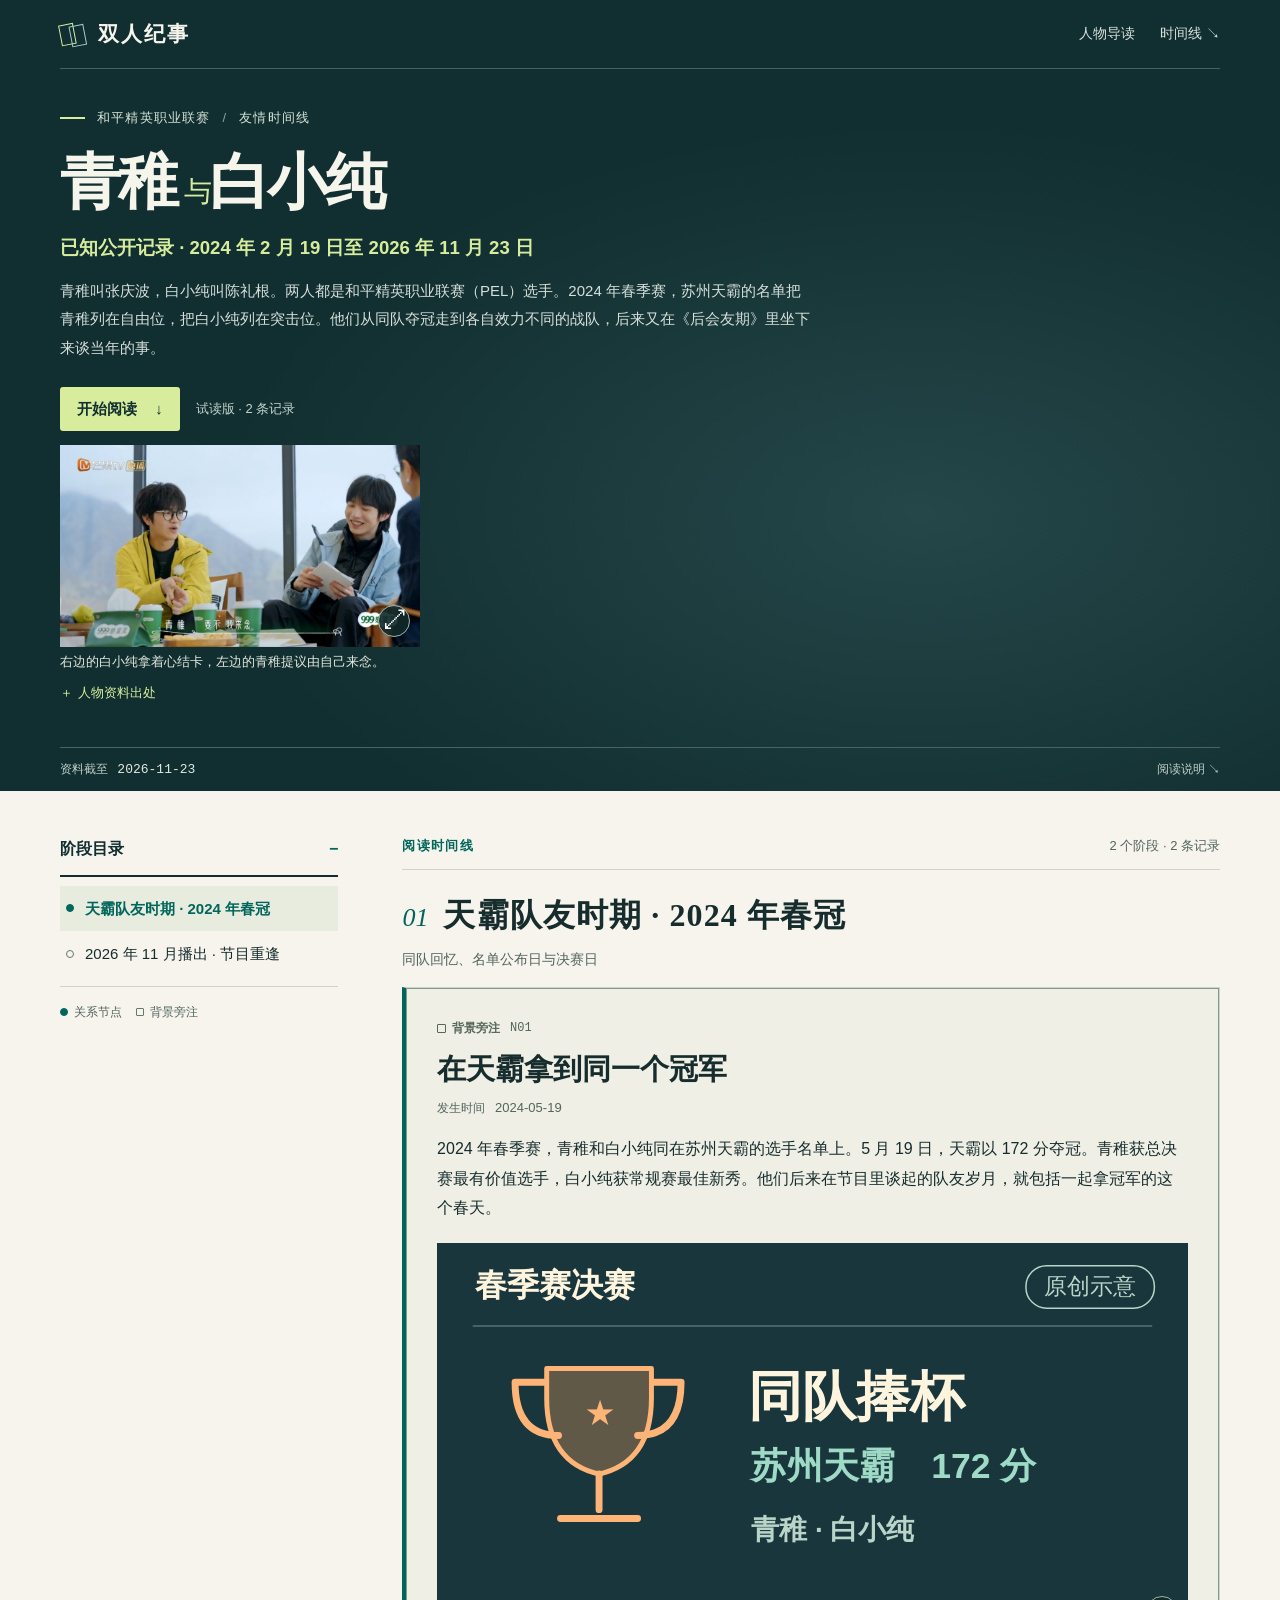
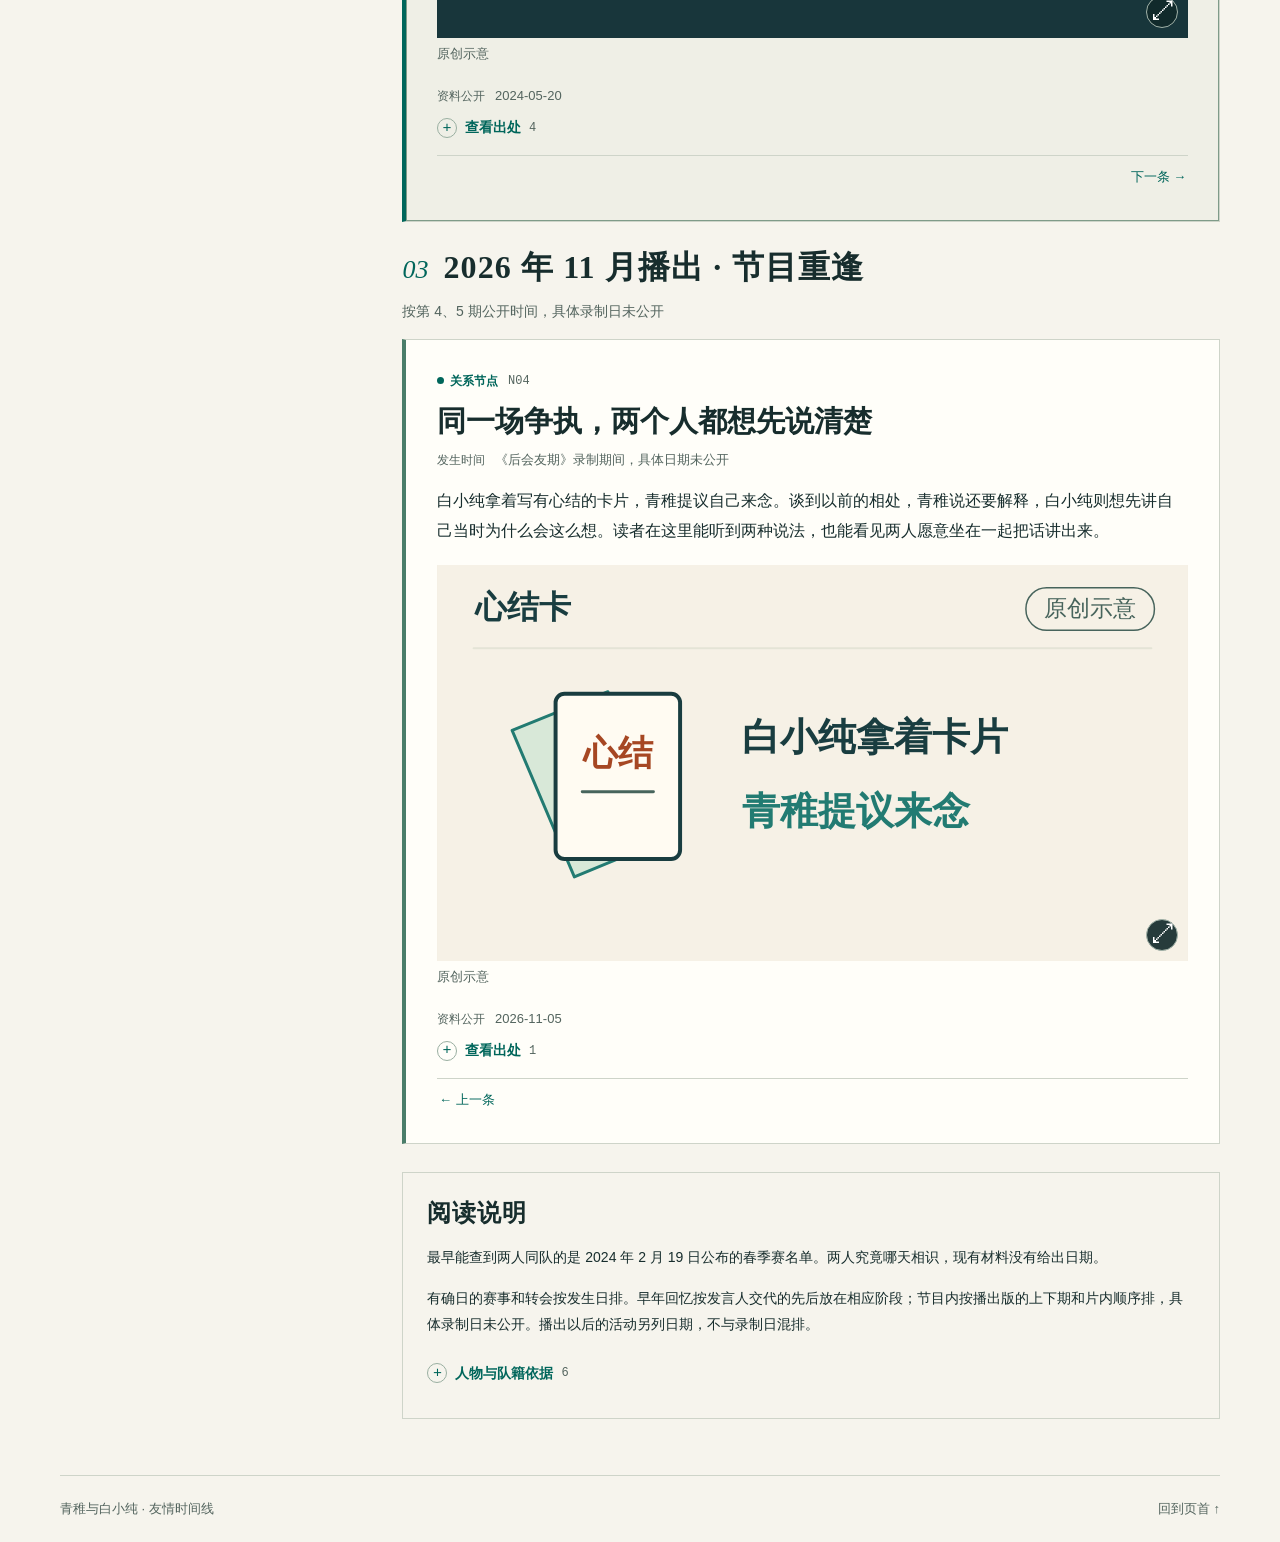
<file: sample.html>
<!doctype html>
<html lang="zh-CN">
<head>
<meta charset="utf-8">
<meta name="viewport" content="width=device-width,initial-scale=1">
<meta name="color-scheme" content="light">
<title>青稚与白小纯 · 友情时间线（试读版）</title>
<style>:root {
  --paper: #f6f4ed;
  --ink: #172d2d;
  --muted: #53645e;
  --pine: #112e30;
  --teal: #00665b;
  --lime: #d7ed9d;
  --line: #ced4c9;
  --mono: "Cascadia Mono", Consolas, "Microsoft YaHei", monospace;
  --serif: "STSong", "Songti SC", "Noto Serif CJK SC", SimSun, serif;
}
* {box-sizing: border-box}
body {margin: 0; background: var(--paper); color: var(--ink); font: 16px/1.7 "Source Sans 3","Microsoft YaHei","PingFang SC",sans-serif; overflow-wrap: anywhere}
a {color: inherit; text-decoration-thickness: 1px; text-underline-offset: .25em}
button, summary {font: inherit; color: inherit; cursor: pointer}
button {border: 0}
button:focus-visible, a:focus-visible, summary:focus-visible {outline: 3px solid #bd7026; outline-offset: 4px}
.cover :focus-visible, dialog :focus-visible {outline-color: #f6d678}
p, h1, h2, h3, figure {margin: 0}
.wrap {width: min(1160px, calc(100% - 96px)); margin-inline: auto}
.skip {position: fixed; z-index: 10; left: 12px; top: -70px; padding: 10px; background: white}
.skip:focus {top: 8px}
.cover {color: #f6f5eb; background: radial-gradient(ellipse at 72% 65%,#254749 0%,transparent 54%),var(--pine)}
.mast, .cover-foot, .foot, .stream-label, .source-head, .neighbours, .dialog-head, .start, .eyebrow, .node-meta {display: flex; align-items: center}
.mast, .cover-foot, .foot, .stream-label, .dialog-head {justify-content: space-between}
.mast {min-height: 69px; border-bottom: 1px solid #476062}
.mast a, .cover-foot a, .brand, .start a, .neighbours a, .foot a, .ending>a {text-decoration: none}
.brand {display: inline-flex; align-items: center; gap: 12px; font: 700 21px var(--serif); letter-spacing: .1em}
.brand-icon {position: relative; display: block; width: 26px; height: 25px; transform: rotate(-11deg)}
.brand-icon i {position: absolute; width: 15px; height: 21px; border: 1.7px solid var(--lime); left: 0; top: 1px}
.brand-icon i+i {left: 10px; top: 4px; border-color: #a2cbcf}
.mast nav {display: flex; align-items: center; gap: 25px; font-size: 14px; color: #d7e2dd}
.mast nav a, .cover-foot a {padding-block: 8px}
a:hover {text-decoration: underline}
.hero {display: grid; grid-template-columns: minmax(0,.87fr) minmax(0,1.13fr); gap: clamp(36px,6vw,86px); align-items: center; padding-block: clamp(42px,5vw,76px)}
.eyebrow {gap: 12px; color: #d7e5d9; font-size: 13px; letter-spacing: .09em}
.eyebrow>span {width: 25px; height: 2px; background: var(--lime)}
.eyebrow i {color: #87a69c; font-style: normal}
h1 {margin: 22px 0 20px; font: 700 clamp(66px,6.2vw,86px)/1.02 var(--serif); letter-spacing: -.045em}
h1 .and {font-size: .45em; color: var(--lime); margin-left: .27em; vertical-align: .1em; font-weight: 400}
.second-name {display: block; margin-top: 8px}
.intro {font-size: 15px; color: #d6e0db; line-height: 1.9; max-width: 31em}
.start {gap: 16px; margin-top: 25px; font-size: 13px; color: #c4d4cd}
.start a {background: var(--lime); color: var(--pine); font-weight: bold; padding: 9px 17px; border-radius: 3px; font-size: 15px}
.start a:hover {background: #e7f8c0}
.start a span {margin-left: 14px}
.years {font-size:clamp(17px,1.45vw,22px); line-height:1.55; color:var(--lime); font-weight:650; margin:0 0 14px; text-wrap:balance}
.years time {white-space:nowrap}
.hero:not(:has(.reel)) {display:block}
.hero:not(:has(.reel)) h1 .second-name {display:inline}
.hero:not(:has(.reel)) .intro {max-width:50em}
.hero-copy>.still {max-width:360px; margin:14px 0 5px}
@media (min-width:851px) {
  .hero:has(.portrait-source) {padding-block:clamp(28px,3vw,48px)}
  .hero:has(.portrait-source) h1 {font-size:clamp(51px,4.8vw,70px)}
  .hero:has(.portrait-source) .second-name {display:inline}
}
.hero-copy>.still figcaption {color:#e3e9df; line-height:1.6}
.portrait-source {font-size:13px; color:#d6e0db}
.portrait-source summary {display:inline-block; color:var(--lime); padding:4px 0}
.portrait-source summary:before {content:"＋"; margin-right:.35em}
.portrait-source[open] summary:before {content:"−"}
.portrait-source p {margin:4px 0}
.reel {min-width:0; overflow:hidden; border:1px solid #6e8379; border-radius:5px; color:var(--ink); background:#f7f4e9}
.reel header {display:flex; align-items:center; gap:9px; padding:9px 15px; color:#f1f5e9; background:#213b39; border-top:3px solid var(--lime)}
.reel h2 {font:650 18px/1.3 var(--serif)}
.counter {font:13px var(--mono); white-space:nowrap; color:var(--lime)}
.controls {margin-left:auto; display:flex; gap:5px}
.controls button {min-width:36px; padding:5px 8px; background:transparent; color:inherit; border:1px solid #819486; border-radius:3px; font-size:15px; line-height:1.6}
.controls .play {min-width:68px; background:var(--lime); border-color:var(--lime); color:#172e29; font-weight:650}
.controls button:hover {box-shadow:inset 0 0 0 2px #91a78d}
.slides {display:grid}
.slide,.slide[hidden] {grid-area:1/1; display:block; min-width:0}
.slide[hidden] {visibility:hidden; pointer-events:none}
.slide-copy {padding:13px 20px 17px; border-top:1px solid var(--line)}
.frame-time {color:var(--teal); font-size:13px; font-weight:650}
.slide h3 {font:700 clamp(22px,2vw,30px)/1.4 var(--serif); margin:3px 0}
.slide-copy>p:not(.frame-time) {font-size:15px; line-height:1.7}
.frame-links {display:flex; flex-wrap:wrap; gap:3px 16px; margin-top:7px; color:var(--teal); font-size:14px; font-weight:600}
.slide .still figcaption {position:absolute; width:1px; height:1px; padding:0; overflow:hidden; clip-path:inset(50%)}
.still .enlarge {position: relative; display: block; padding: 0; width: 100%; background: #193336; cursor: zoom-in}
.still img, dialog img {display: block; width: 100%; height: auto}
.zoom-mark {position: absolute; bottom: 10px; right: 10px; display: grid; width: 32px; height: 32px; place-items: center; background: #10292ae8; color: #fff; font: 24px/1 sans-serif; border: 1px solid #a2b3a9; border-radius: 50%}
.cover-foot {color:#c1d1c9}
.cover-foot {border-top: 1px solid #496362; min-height: 44px; font-size: 12px}
.cover-foot time {margin-left: 6px; font: 13px var(--mono); color: #e2e9df}
.layout {display: grid; grid-template-columns: minmax(200px,24%) minmax(0,1fr); gap: clamp(36px,5vw,72px); padding-block: 44px 56px; align-items: start}
.rail {position: sticky; top: 24px}
.toc>summary {list-style: none; font-weight: 700; font-size: 16px; color: var(--pine); padding-bottom: 13px; border-bottom: 2px solid var(--pine)}
summary::-webkit-details-marker {display:none}
.toc>summary::after {content: "−"; float: right; color: var(--teal)}
.toc:not([open])>summary::after {content: "+"}
.mobile-stage {display: none}
.toc nav {padding-block: 9px; border-bottom: 1px solid var(--line)}
.toc a {display: flex; align-items: center; gap: 11px; padding: 10px 6px; text-decoration: none; font-size: 15px}
.toc a:hover, .toc a[aria-current] {color: var(--teal); background: #e7ecdf}
.toc a[aria-current] {font-weight: bold}
.toc a small {margin-left: auto; font: 12px var(--mono); color: var(--muted)}
.nav-dot, .key-dot, .key-square {display: inline-block; width: 8px; height: 8px; border: 1px solid #64786c; border-radius: 50%}
.nav-dot {flex:none}
.toc a[aria-current] .nav-dot, .key-dot {background: var(--teal); border-color: var(--teal)}
.rail-meta {margin-top: 15px; display: flex; align-items: center; gap: 6px; color: var(--muted); font-size: 12px}
.key-square {border-radius: 1px; margin-left: 8px}
.stream-label {padding-bottom: 12px; border-bottom: 1px solid var(--line); font-size: 13px; color: var(--muted)}
.stream-label>span:first-child {color: var(--teal); font-weight: bold; letter-spacing: .1em}
.chapter header {display: flex; align-items: baseline; gap: 15px; margin-block: 24px 20px}
.time-basis {margin:-9px 0 15px; color:var(--muted); font-size:14px}
.chapter-num {flex:none; color:var(--teal); font:italic 26px/1 Georgia,serif}
.chapter h2, .ending h2, .reading-notes h2 {font: 700 32px/1.35 var(--serif); letter-spacing: .035em}
.node {position: relative; background: #fffef9; margin: 0 0 16px; padding: clamp(19px,2.4vw,34px); border: 1px solid var(--line); border-left: 4px solid #4a7d6a; scroll-margin: 20px}
.node.context {background: #efefe6; border-left: 4px solid #aeb9a6}
.node.active {border-left-color: var(--teal); box-shadow: inset 0 0 0 1px #7f9b89}
.node:focus {outline: none}
.node:focus-visible {outline: 2px solid var(--teal); outline-offset: 2px}
.node-meta {gap: 10px; margin-bottom: 10px; font-size: 12px}
.kind {display:inline-flex; align-items:center; gap:6px; font-weight: bold; color: var(--teal)}
.kind:before {content:""; width:7px; height:7px; background:currentColor; border-radius:50%}
.context .kind {color:#576659}
.context .kind:before {background:transparent; border:1px solid currentColor; border-radius:1px}
.code,.total {font: 12px var(--mono); color: var(--muted)}
.node h3 {font: 700 clamp(22px,2.3vw,31px)/1.4 var(--serif)}
.event-time,.source-line {display:flex; flex-wrap:wrap; align-items:baseline; gap:3px 10px; font-size:13px; color:var(--muted)}
.event-time {margin-top: 7px}
.event-time>span,.source-line>span {font-size:12px}
.story-text,.ending p,.reading-notes>p {margin:15px 0; line-height:1.85}
.node .still {margin: 20px 0}
.still figcaption,dialog figcaption {font-size:13px; margin-top:5px}
.node .still {max-width:760px}
.node .still figcaption {color:var(--muted)}
.sources summary {display:flex; gap:8px; align-items:center; list-style:none; font-size:14px; font-weight:650; color:var(--teal); padding-block:9px}
.sources summary:before {content:"+"; display:inline-grid; place-items:center; width:18px; height:18px; border:1px solid #9aafa1; border-radius:50%; font:15px/1 var(--mono)}
.sources[open]>summary:before {content:"−"}
.records {border-top:1px solid var(--line); padding-block:8px; font-size:14px}
.records a,.ending>a {color:var(--teal)}
.source {padding:9px 0}
.source+.source {border-top:1px dotted #b6c1b4}
.source-head {align-items:baseline; gap:8px}
.source p,.source small {margin:4px 0; color:var(--muted)}
.source small {font-size:12px}
.clips {padding-left:20px; margin:4px 0 8px}
.clips b {font-family:var(--mono); color:var(--teal)}
.neighbours {border-top:1px solid var(--line); margin-top:6px; justify-content:space-between; min-height:35px}
.neighbours a {color:var(--teal); font-size:13px; padding:8px 2px 0}
.neighbours a.next {margin-left:auto}
.ending,.reading-notes {margin-top:28px; padding:24px; scroll-margin:20px}
.ending {background:#e2eadb; border-top:3px solid #537e69}
.ending h2,.reading-notes h2 {font-size:24px}
.ending h3 {margin-top:18px;font-size:16px}
.ending>a {font-weight:bold}
.reading-notes {border:1px solid var(--line); font-size:14px}
.foot {padding-block:22px; font-size:13px; color:var(--muted); border-top:1px solid var(--line)}
dialog {background:#112e30; color:#f6f5eb; padding:14px; width:min(1000px,95vw); max-width:95vw; max-height:92dvh; border:1px solid #6c8983; border-radius:4px; overflow:auto}
dialog::backdrop {background:#071918d9}
.dialog-head {gap:15px; margin-bottom:10px}
.dialog-head h2 {font:700 18px var(--serif)}
.dialog-head>div {flex:none}
.close {padding:6px 12px; border-radius:2px; color:var(--pine); background:var(--lime)}
.close span {font-size:18px; margin-left:5px}
.scale {background:transparent; color:#e5eae1; padding:6px 10px; font-size:14px; text-decoration:underline; text-underline-offset:.22em}
.pan {overflow:auto; max-height:65dvh; overscroll-behavior:contain}
dialog img {max-height:65dvh; object-fit:contain; background:#0a1d1e}
.pan.full-size img {width:auto; max-width:none; max-height:none}
@keyframes arrive {from {background-color:#dfebc8} to {}}
@media (prefers-reduced-motion:no-preference) {.node.arrived {animation:arrive .65s ease-out}}
@media(max-width:850px) {
  .wrap {width:calc(100% - 48px)}
  .hero {gap:26px}
  h1 {font-size:64px}
  .layout {grid-template-columns:155px minmax(0,1fr);gap:24px}
}
@media(max-width:680px) {
  .wrap {width:calc(100% - 34px)}
  .mast {min-height:52px}
  .brand {font-size:18px;gap:9px}
  .mast nav {gap:15px;font-size:13px}
  .hero {grid-template-columns:1fr;gap:20px;padding-block:25px 18px}
  .eyebrow {font-size:12px;gap:8px}
  h1 {font-size:clamp(43px,10vw,63px);line-height:1.2;margin:13px 0 10px;letter-spacing:-.055em}
  .second-name {display:inline;margin:0}
  h1 .and {margin-inline:.25em}
  .intro {font-size:14px;line-height:1.75;max-width:none}
  .start {margin-top:16px}
  .start a {padding:7px 14px}
  .reel header {padding:7px 9px; gap:7px}
  .slide-copy {padding:9px 13px 12px}
  .years {font-size:16px; margin-bottom:8px}
  .cover-foot {min-height:38px}
  .layout {display:block;padding-block:0 24px}
  .rail {top:0;z-index:2;background:var(--paper); padding-top:5px}
  .toc>summary {display:flex;align-items:center;gap:9px;min-height:43px;padding:5px 3px;cursor:pointer}
  .toc>summary::after {margin-left:auto}
  .mobile-stage {display:inline;color:var(--teal);font-size:12px;font-weight:normal}
  .toc nav {max-height:45dvh;overflow:auto}
  .rail-meta {display:none}
  .stream-label {padding-block:18px 8px}
  .chapter header {margin:17px 0 13px}
  .chapter h2 {font-size:26px}
  .chapter-num {font-size:21px}
  .node,.reading-notes {scroll-margin-top:62px}
  .node {padding:17px;margin-bottom:12px}
  .story-text {font-size:15px}
  .ending,.reading-notes {padding:17px}
  .foot {gap:10px;font-size:12px}
  dialog {width:100%; max-width:100%; padding:8px}
}
</style>
</head>
<body id="top">
<a class="skip" href="#N01">跳到时间线</a>
<div class="cover">
<header class="mast wrap">
  <a class="brand" href="#top"><span class="brand-icon" aria-hidden="true"><i></i><i></i></span>双人纪事</a>
  <nav aria-label="主导航"><a href="#intro">人物导读</a><a href="#timeline">时间线 <span aria-hidden="true">↘</span></a></nav>
</header>
<section class="hero wrap" id="intro" aria-label="人物导读">
  <div class="hero-copy">
    <p class="eyebrow"><span></span>和平精英职业联赛 <i>/</i> 友情时间线</p>
    <h1>青稚<span class="and">与</span><span class="second-name">白小纯</span></h1>
    <p class="years">已知公开记录 · <time>2024 年 2 月 19 日</time>至 <time>2026 年 11 月 23 日</time></p>
    <p class="intro">青稚叫张庆波，白小纯叫陈礼根。两人都是和平精英职业联赛（PEL）选手。2024 年春季赛，苏州天霸的名单把青稚列在自由位，把白小纯列在突击位。他们从同队夺冠走到各自效力不同的战队，后来又在《后会友期》里坐下来谈当年的事。</p>
    <div class="start"><a href="#N01">开始阅读 <span aria-hidden="true">↓</span></a><span>试读版 · 2 条记录</span></div>
<figure class="still" data-image="F01" data-title="左边穿黄色外套、戴黑框眼镜的是青稚，右边穿浅蓝外套的是白小纯。" data-kind="节目单帧"><button type="button" class="enlarge" aria-haspopup="dialog" aria-label="放大图片，左边穿黄色外套、戴黑框眼镜的是青稚，右边穿浅蓝外套的是白小纯。"><img src="[data-uri]" alt="左边穿黄色外套、戴黑框眼镜的是青稚，右边穿浅蓝外套的是白小纯。">
        <span class="zoom-mark" aria-hidden="true">⤢</span></button><figcaption>右边的白小纯拿着心结卡，左边的青稚提议由自己来念。</figcaption></figure><details class="portrait-source"><summary>人物资料出处</summary><p>芒果TV《后会友期》 · <a href="https://www.mgtv.com/b/914227/24771585.html" target="_blank" rel="noopener noreferrer">第 4 期（上）原片 <span aria-hidden="true">↗</span></a></p></details>
  </div>

</section>
<div class="cover-foot wrap"><span>资料截至 <time>2026-11-23</time></span><a href="#reading-notes">阅读说明 <span aria-hidden="true">↘</span></a></div>
</div>
<main class="layout wrap" id="timeline">
  <aside class="rail" aria-label="阅读导航">
    <details class="toc" open>
      <summary><span>阶段目录</span><span class="mobile-stage"></span></summary>
      <nav aria-label="阶段跳转"><a href="#N01" data-nav-stage="同队"><span class="nav-dot"></span><span>天霸队友时期 · 2024 年春冠</span></a><a href="#N04" data-nav-stage="节目重逢"><span class="nav-dot"></span><span>2026 年 11 月播出 · 节目重逢</span></a></nav>
    </details>
    <div class="rail-meta"><span class="key-dot"></span>关系节点 <span class="key-square"></span>背景旁注</div>
  </aside>
  <div class="stream" role="region" aria-label="时间线正文">
    <div class="stream-label"><span>阅读时间线</span><span>2 个阶段 · 2 条记录</span></div>
    <section class="chapter"><header><span class="chapter-num">01</span><h2>天霸队友时期 · 2024 年春冠</h2></header>
        <p class="time-basis">同队回忆、名单公布日与决赛日</p><article id="N01" class="node context" tabindex="-1" data-stage="同队">
    <div class="node-meta"><span class="kind">背景旁注</span><span class="code">N01</span></div>
    <h3>在天霸拿到同一个冠军</h3><p class="event-time"><span>发生时间</span>2024-05-19</p>
    <p class="story-text">2024 年春季赛，青稚和白小纯同在苏州天霸的选手名单上。5 月 19 日，天霸以 172 分夺冠。青稚获总决赛最有价值选手，白小纯获常规赛最佳新秀。他们后来在节目里谈起的队友岁月，就包括一起拿冠军的这个春天。</p><figure class="still" data-image="D-N01" data-title="在天霸拿到同一个冠军" data-kind="原创示意"><button type="button" class="enlarge" aria-haspopup="dialog" aria-label="放大图片，在天霸拿到同一个冠军"><img src="[data-uri]" alt="苏州天霸以 172 分夺冠，青稚和白小纯同在队中。">
        <span class="zoom-mark" aria-hidden="true">⤢</span></button><figcaption>原创示意</figcaption></figure>
    <div class="source-line"><span>资料公开</span> 2024-05-20</div><details class="sources"><summary>查看出处<span class="total">4</span></summary><div class="records"><div class="source" data-source="S01">
    <div class="source-head"><span class="code">S01</span><a href="https://www.thepaper.cn/newsDetail_forward_27440493" target="_blank" rel="noopener noreferrer">苏州TianbaPEL春季赛封王，赛制升级变革提升竞争力 <span aria-hidden="true">↗</span></a></div>
    <p>澎湃新闻记者 陈均 · 2024-05-20</p>
    <small>无需登录可读正文。 资料复核于 2026-11-24。</small></div><div class="source" data-source="S02">
    <div class="source-head"><span class="code">S02</span><a href="https://www.sina.cn/news/detail/5122733179142905.html" target="_blank" rel="noopener noreferrer">深圳WBG和平精英分部人员变动公告 <span aria-hidden="true">↗</span></a></div>
    <p>WBG 和平精英分部（俱乐部认证微博） · 2025-01-14</p>
    <small>无需登录可读正文。 资料复核于 2026-11-24。</small></div><div class="source" data-source="S03">
    <div class="source-head"><span class="code">S03</span><a href="https://www.sina.cn/news/detail/5317443874456293.html" target="_blank" rel="noopener noreferrer">2026和平精英澳门邀请赛丨青稚FMVP <span aria-hidden="true">↗</span></a></div>
    <p>天霸电子竞技俱乐部（认证微博） · 2026-07-05</p>
    <small>无需登录可读正文。 资料复核于 2026-11-24。</small></div><div class="source" data-source="S05">
    <div class="source-head"><span class="code">S05</span><a href="https://www.sina.cn/news/detail/5003144251835122.html" target="_blank" rel="noopener noreferrer">2024 PEL 春季赛大名单 <span aria-hidden="true">↗</span></a></div>
    <p>PEL和平精英职业联赛（认证微博） · 2024-02-19</p>
    <small>正文免登录；在第 3 张图放大看底部名单。 资料复核于 2026-11-24。</small></div></div></details>
    <nav class="neighbours" aria-label="在天霸拿到同一个冠军的前后节点"><a class="next" href="#N04">下一条 →</a></nav></article></section><section class="chapter"><header><span class="chapter-num">03</span><h2>2026 年 11 月播出 · 节目重逢</h2></header>
        <p class="time-basis">按第 4、5 期公开时间，具体录制日未公开</p><article id="N04" class="node story" tabindex="-1" data-stage="节目重逢">
    <div class="node-meta"><span class="kind">关系节点</span><span class="code">N04</span></div>
    <h3>同一场争执，两个人都想先说清楚</h3><p class="event-time"><span>发生时间</span>《后会友期》录制期间，具体日期未公开</p>
    <p class="story-text">白小纯拿着写有心结的卡片，青稚提议自己来念。谈到以前的相处，青稚说还要解释，白小纯则想先讲自己当时为什么会这么想。读者在这里能听到两种说法，也能看见两人愿意坐在一起把话讲出来。</p><figure class="still" data-image="D-N04" data-title="同一场争执，两个人都想先说清楚" data-kind="原创示意"><button type="button" class="enlarge" aria-haspopup="dialog" aria-label="放大图片，同一场争执，两个人都想先说清楚"><img src="[data-uri]" alt="白小纯拿着心结卡，青稚提议由自己来念。">
        <span class="zoom-mark" aria-hidden="true">⤢</span></button><figcaption>原创示意</figcaption></figure>
    <div class="source-line"><span>资料公开</span> 2026-11-05</div><details class="sources"><summary>查看出处<span class="total">1</span></summary><div class="records"><div class="source" data-source="S04">
    <div class="source-head"><span class="code">S04</span><a href="https://www.mgtv.com/b/914227/24771585.html" target="_blank" rel="noopener noreferrer">后会友期 第4期（上）：青稚白小纯零帧起吵 马天宇追问张泉灵求单聊 <span aria-hidden="true">↗</span></a></div>
    <p>芒果TV《后会友期》 · 2026-11-05</p><p class="seek-hint">打开此版本原片后，拖至以下时间</p><ul class="clips"><li data-start="445" data-end="500"><b>07:25–08:20</b> 白小纯的心结卡</li><li data-start="548" data-end="640"><b>09:08–10:40</b> 两人轮流解释</li></ul>
    <small>桌面网页未登录，贴片广告后可播放和拖动时间轴。 资料复核于 2026-11-24。</small></div></div></details>
    <nav class="neighbours" aria-label="同一场争执，两个人都想先说清楚的前后节点"><a class="" href="#N01">← 上一条</a></nav></article></section>

    <section id="reading-notes" class="reading-notes"><h2>阅读说明</h2><p>最早能查到两人同队的是 2024 年 2 月 19 日公布的春季赛名单。两人究竟哪天相识，现有材料没有给出日期。</p><p>有确日的赛事和转会按发生日排。早年回忆按发言人交代的先后放在相应阶段；节目内按播出版的上下期和片内顺序排，具体录制日未公开。播出以后的活动另列日期，不与录制日混排。</p>
    <details class="sources"><summary>人物与队籍依据<span class="total">6</span></summary><div class="records"><div class="source" data-source="S01">
    <div class="source-head"><span class="code">S01</span><a href="https://www.thepaper.cn/newsDetail_forward_27440493" target="_blank" rel="noopener noreferrer">苏州TianbaPEL春季赛封王，赛制升级变革提升竞争力 <span aria-hidden="true">↗</span></a></div>
    <p>澎湃新闻记者 陈均 · 2024-05-20</p>
    <small>无需登录可读正文。 资料复核于 2026-11-24。</small></div><div class="source" data-source="S02">
    <div class="source-head"><span class="code">S02</span><a href="https://www.sina.cn/news/detail/5122733179142905.html" target="_blank" rel="noopener noreferrer">深圳WBG和平精英分部人员变动公告 <span aria-hidden="true">↗</span></a></div>
    <p>WBG 和平精英分部（俱乐部认证微博） · 2025-01-14</p>
    <small>无需登录可读正文。 资料复核于 2026-11-24。</small></div><div class="source" data-source="S03">
    <div class="source-head"><span class="code">S03</span><a href="https://www.sina.cn/news/detail/5317443874456293.html" target="_blank" rel="noopener noreferrer">2026和平精英澳门邀请赛丨青稚FMVP <span aria-hidden="true">↗</span></a></div>
    <p>天霸电子竞技俱乐部（认证微博） · 2026-07-05</p>
    <small>无需登录可读正文。 资料复核于 2026-11-24。</small></div><div class="source" data-source="S04">
    <div class="source-head"><span class="code">S04</span><a href="https://www.mgtv.com/b/914227/24771585.html" target="_blank" rel="noopener noreferrer">后会友期 第4期（上）：青稚白小纯零帧起吵 马天宇追问张泉灵求单聊 <span aria-hidden="true">↗</span></a></div>
    <p>芒果TV《后会友期》 · 2026-11-05</p>
    <small>桌面网页未登录，贴片广告后可播放和拖动时间轴。 资料复核于 2026-11-24。</small></div><div class="source" data-source="S05">
    <div class="source-head"><span class="code">S05</span><a href="https://www.sina.cn/news/detail/5003144251835122.html" target="_blank" rel="noopener noreferrer">2024 PEL 春季赛大名单 <span aria-hidden="true">↗</span></a></div>
    <p>PEL和平精英职业联赛（认证微博） · 2024-02-19</p>
    <small>正文免登录；在第 3 张图放大看底部名单。 资料复核于 2026-11-24。</small></div><div class="source" data-source="S14">
    <div class="source-head"><span class="code">S14</span><a href="https://www.sina.cn/news/detail/5368414086627771.html" target="_blank" rel="noopener noreferrer">青稚没想到和白小纯修复友情这么慢 <span aria-hidden="true">↗</span></a></div>
    <p>北京广播电视台「北京时间」认证微博 · 2026-11-23</p>
    <small>无需登录可读正文。 资料复核于 2026-11-24。</small></div></div></details>
    </section>
  </div>
</main>
<footer class="foot wrap"><span>青稚与白小纯 · 友情时间线</span><a href="#top">回到页首 ↑</a></footer>
<dialog aria-labelledby="lightbox-title">
  <div class="dialog-head"><h2 id="lightbox-title">查看大图</h2>
    <div><button type="button" class="scale" aria-pressed="false">原尺寸</button>
    <button type="button" class="close" autofocus>关闭 <span aria-hidden="true">×</span></button></div>
  </div>
  <figure><div class="pan" role="region" aria-label="原尺寸图可滚动查看" tabindex="0"><img alt=""></div><figcaption></figcaption></figure>
</dialog>
<script>(() => {
  const nodes = [...document.querySelectorAll(".node")];
  const stageLinks = [...document.querySelectorAll("[data-nav-stage]")];
  const toc = document.querySelector(".toc");
  const compact = matchMedia("(max-width: 680px)");
  const reduced = matchMedia("(prefers-reduced-motion: reduce)");
  const dialog = document.querySelector("dialog");
  const pan = dialog.querySelector(".pan");
  const scaleButton = dialog.querySelector(".scale");
  const reel = document.querySelector(".reel");
  let stopReel = () => {};
  if (reel) {
    const slides = [...reel.querySelectorAll(".slide")];
    const toggle = reel.querySelector(".play");
    const counter = reel.querySelector(".counter");
    let index = 0;
    let timer = null;

    function turn(step) {
      slides[index].hidden = true;
      index = (index + step + slides.length) % slides.length;
      slides[index].hidden = false;
      counter.textContent = (index + 1) + " / " + slides.length;
    }
    stopReel = () => {
      if (timer === null) return;
      clearInterval(timer);
      timer = null;
      toggle.textContent = "继续播放";
      toggle.setAttribute("aria-pressed", "false");
      counter.setAttribute("aria-live", "polite");
    };
    toggle.addEventListener("click", () => {
      if (timer !== null) return stopReel();
      if (document.hidden) return;
      toggle.textContent = "暂停";
      toggle.setAttribute("aria-pressed", "true");
      counter.setAttribute("aria-live", "off");
      timer = setInterval(() => turn(1), 6000);
    });
    for (const [selector, step] of [[".prev-frame", -1], [".next-frame", 1]]) {
      reel.querySelector(selector).addEventListener("click", () => {
        stopReel();
        turn(step);
      });
    }
    document.addEventListener("visibilitychange", () => { if (document.hidden) stopReel(); });
    window.addEventListener("pagehide", stopReel);
    document.querySelector("main").addEventListener("focusin", stopReel);
    reel.querySelector(".slides").addEventListener("focusin", stopReel);
    new IntersectionObserver(([entry]) => { if (!entry.isIntersecting) stopReel(); }).observe(reel);
  }
  let current, opener, readingY, scheduled = false;

  function mark(node) {
    if (current === node) return;
    current?.classList.remove("active");
    current = node;
    current.classList.add("active");
    for (const link of stageLinks) {
      if (link.dataset.navStage === node.dataset.stage) link.setAttribute("aria-current", "location");
      else link.removeAttribute("aria-current");
    }
    document.querySelector(".mobile-stage").textContent = node.dataset.stage + " · " + node.id;
  }

  function followScroll() {
    scheduled = false;
    if (dialog.open) return;
    const line = compact.matches ? 76 : 90;
    const node = nodes.findLast(item => item.getBoundingClientRect().top <= line);
    mark(node || nodes[0]);
  }

  function updateSoon() {
    if (!scheduled) {
      scheduled = true;
      requestAnimationFrame(followScroll);
    }
  }
  function sizeMenu() { toc.open = !compact.matches; }
  sizeMenu();
  compact.addEventListener("change", sizeMenu);
  window.addEventListener("scroll", updateSoon, {passive:true});
  window.addEventListener("resize", updateSoon);
  document.addEventListener("toggle", updateSoon, true);
  followScroll();

  document.addEventListener("click", event => {
    const link = event.target.closest('a[href^="#"]');
    if (!link || event.defaultPrevented || event.ctrlKey || event.metaKey || event.shiftKey || event.altKey) return;
    const node = document.getElementById(link.hash.slice(1));
    if (node && !node.closest(".reel")) stopReel();
    if (!node?.classList.contains("node")) return;
    event.preventDefault();
    if (compact.matches) toc.open = false;
    if (location.hash !== link.hash) history.pushState(null, "", link.hash);
    node.focus({preventScroll:true});
    node.scrollIntoView({block:"start", behavior:"instant"});
    mark(node);
    if (!reduced.matches) {
      node.classList.remove("arrived");
      requestAnimationFrame(() => node.classList.add("arrived"));
    }
  });
  window.addEventListener("hashchange", updateSoon);
  window.addEventListener("pageshow", updateSoon);

  function setScale(fullSize) {
    pan.classList.toggle("full-size", fullSize);
    scaleButton.setAttribute("aria-pressed", String(fullSize));
    scaleButton.textContent = fullSize ? "适应窗口" : "原尺寸";
    pan.scrollTo(0, 0);
  }
  scaleButton.addEventListener("click", () => setScale(!pan.classList.contains("full-size")));
  document.querySelectorAll(".enlarge").forEach(button => {
    button.addEventListener("click", () => {
      opener = button;
      readingY = window.scrollY;
      const figure = button.closest("figure");
      const original = button.querySelector("img");
      const enlarged = dialog.querySelector("img");
      enlarged.src = original.src;
      enlarged.alt = original.alt;
      dialog.querySelector("h2").textContent = figure.dataset.title;
      dialog.querySelector("figcaption").textContent = figure.querySelector("figcaption")?.textContent || "";
      setScale(false);
      dialog.showModal();
      document.documentElement.style.overflow = "hidden";
    });
  });
  function closeLightbox() {
    document.documentElement.style.overflow = "";
    dialog.close();
    opener.focus({preventScroll:true});
    window.scrollTo({top:readingY, behavior:"instant"});
  }
  dialog.querySelector(".close").addEventListener("click", closeLightbox);
  dialog.addEventListener("cancel", event => {
    event.preventDefault();
    closeLightbox();
  });
  dialog.addEventListener("click", event => {
    if (event.target !== dialog) return;
    const r = dialog.getBoundingClientRect();
    if (event.clientX < r.left || event.clientX > r.right || event.clientY < r.top || event.clientY > r.bottom) closeLightbox();
  });
})();
</script>
</body></html>
</file>
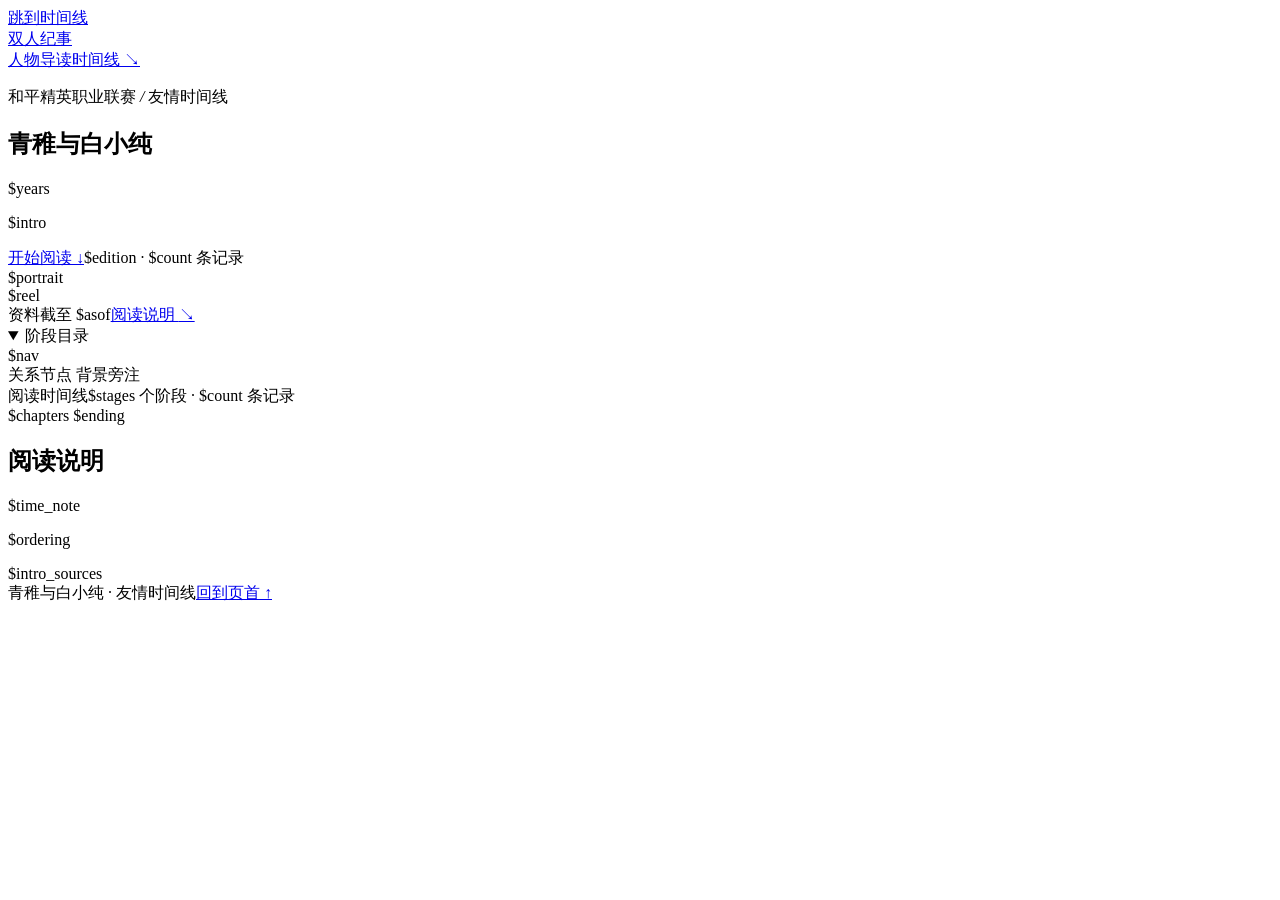
<file: reader/reader.html>
<!doctype html>
<html lang="zh-CN">
<head>
<meta charset="utf-8">
<meta name="viewport" content="width=device-width,initial-scale=1">
<meta name="color-scheme" content="light">
<title>青稚与白小纯 · 友情时间线（$edition）</title>
<style>$css</style>
</head>
<body id="top">
<a class="skip" href="#$first">跳到时间线</a>
<div class="cover">
<header class="mast wrap">
  <a class="brand" href="#top"><span class="brand-icon" aria-hidden="true"><i></i><i></i></span>双人纪事</a>
  <nav aria-label="主导航"><a href="#intro">人物导读</a><a href="#timeline">时间线 <span aria-hidden="true">↘</span></a></nav>
</header>
<section class="hero wrap" id="intro" aria-label="人物导读">
  <div class="hero-copy">
    <p class="eyebrow"><span></span>和平精英职业联赛 <i>/</i> 友情时间线</p>
    <h1>青稚<span class="and">与</span><span class="second-name">白小纯</span></h1>
    <p class="years">$years</p>
    <p class="intro">$intro</p>
    <div class="start"><a href="#$first">开始阅读 <span aria-hidden="true">↓</span></a><span>$edition · $count 条记录</span></div>
$portrait
  </div>
$reel
</section>
<div class="cover-foot wrap"><span>资料截至 <time>$asof</time></span><a href="#reading-notes">阅读说明 <span aria-hidden="true">↘</span></a></div>
</div>
<main class="layout wrap" id="timeline">
  <aside class="rail" aria-label="阅读导航">
    <details class="toc" open>
      <summary><span>阶段目录</span><span class="mobile-stage"></span></summary>
      <nav aria-label="阶段跳转">$nav</nav>
    </details>
    <div class="rail-meta"><span class="key-dot"></span>关系节点 <span class="key-square"></span>背景旁注</div>
  </aside>
  <div class="stream" role="region" aria-label="时间线正文">
    <div class="stream-label"><span>阅读时间线</span><span>$stages 个阶段 · $count 条记录</span></div>
    $chapters
$ending
    <section id="reading-notes" class="reading-notes"><h2>阅读说明</h2><p>$time_note</p><p>$ordering</p>
    $intro_sources
    </section>
  </div>
</main>
<footer class="foot wrap"><span>青稚与白小纯 · 友情时间线</span><a href="#top">回到页首 ↑</a></footer>
<dialog aria-labelledby="lightbox-title">
  <div class="dialog-head"><h2 id="lightbox-title">查看大图</h2>
    <div><button type="button" class="scale" aria-pressed="false">原尺寸</button>
    <button type="button" class="close" autofocus>关闭 <span aria-hidden="true">×</span></button></div>
  </div>
  <figure><div class="pan" role="region" aria-label="原尺寸图可滚动查看" tabindex="0"><img alt=""></div><figcaption></figcaption></figure>
</dialog>
<script>$js</script>
</body></html>
</file>
